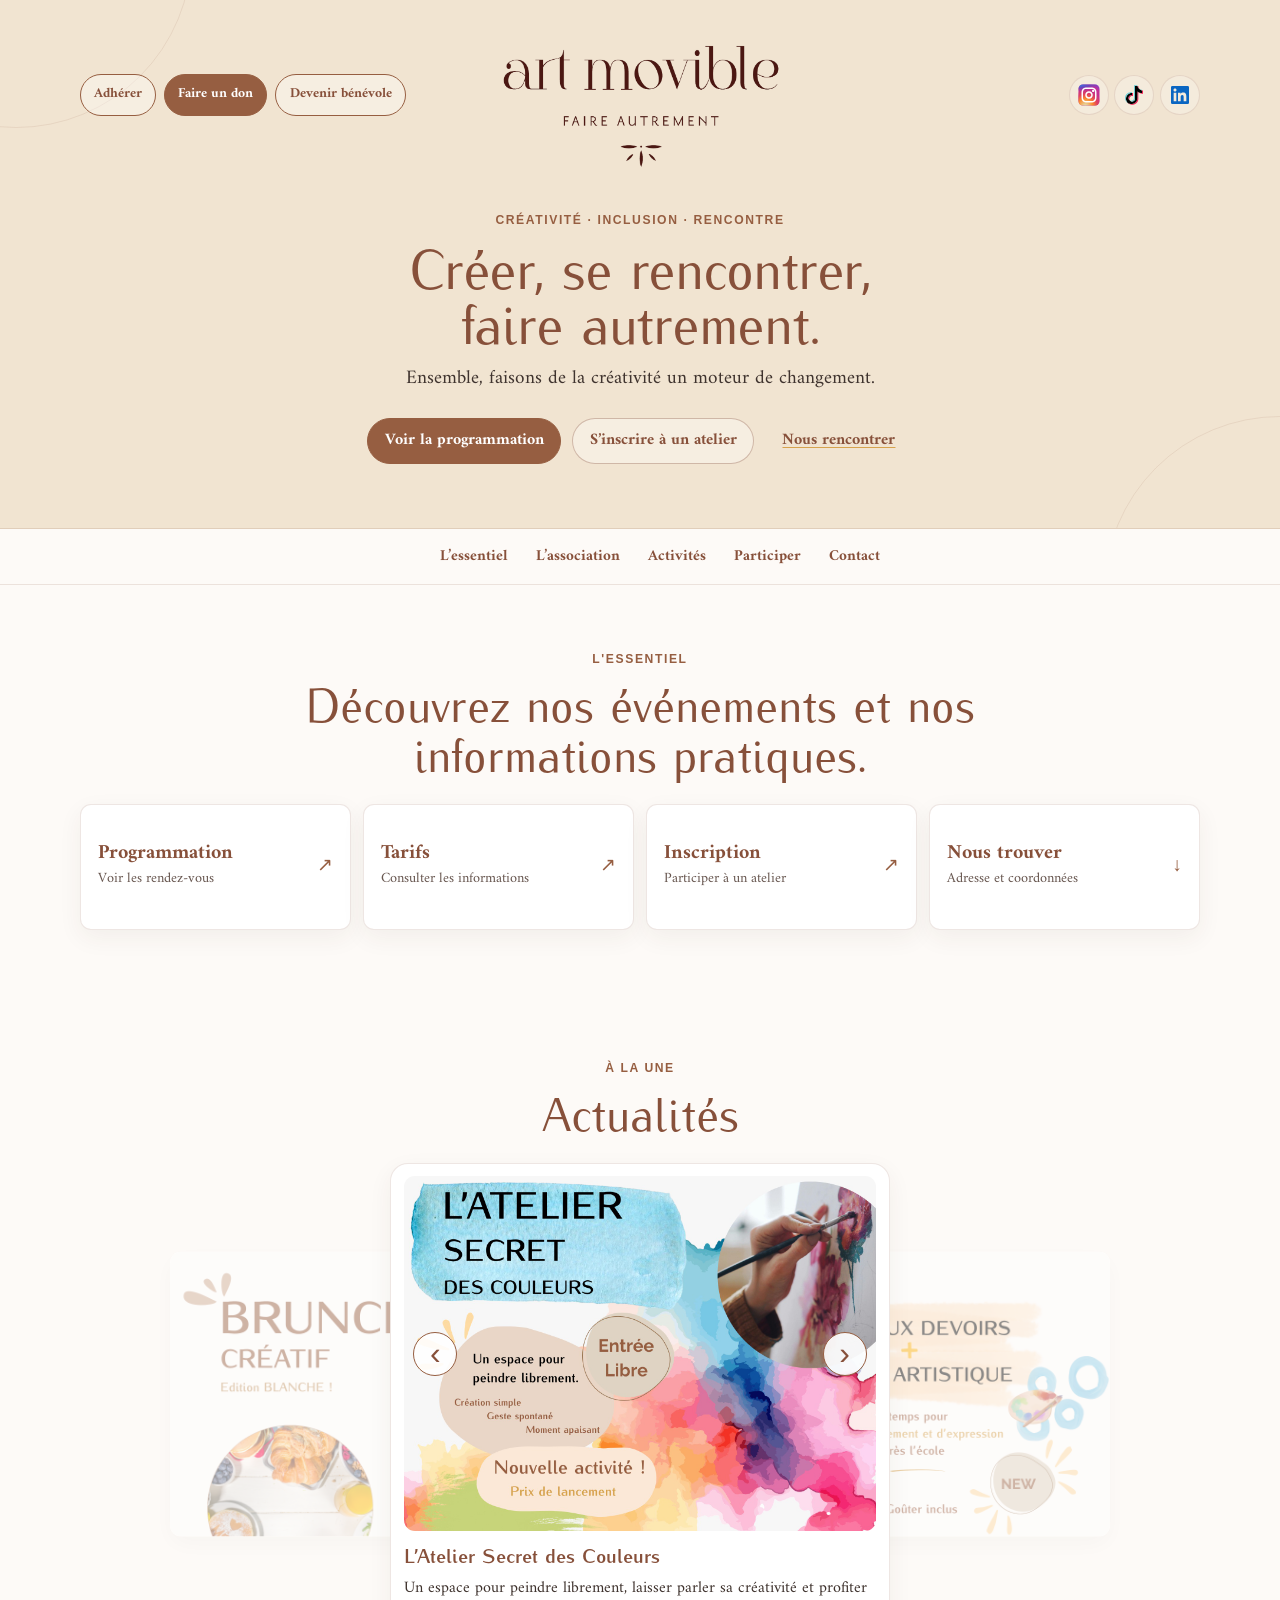
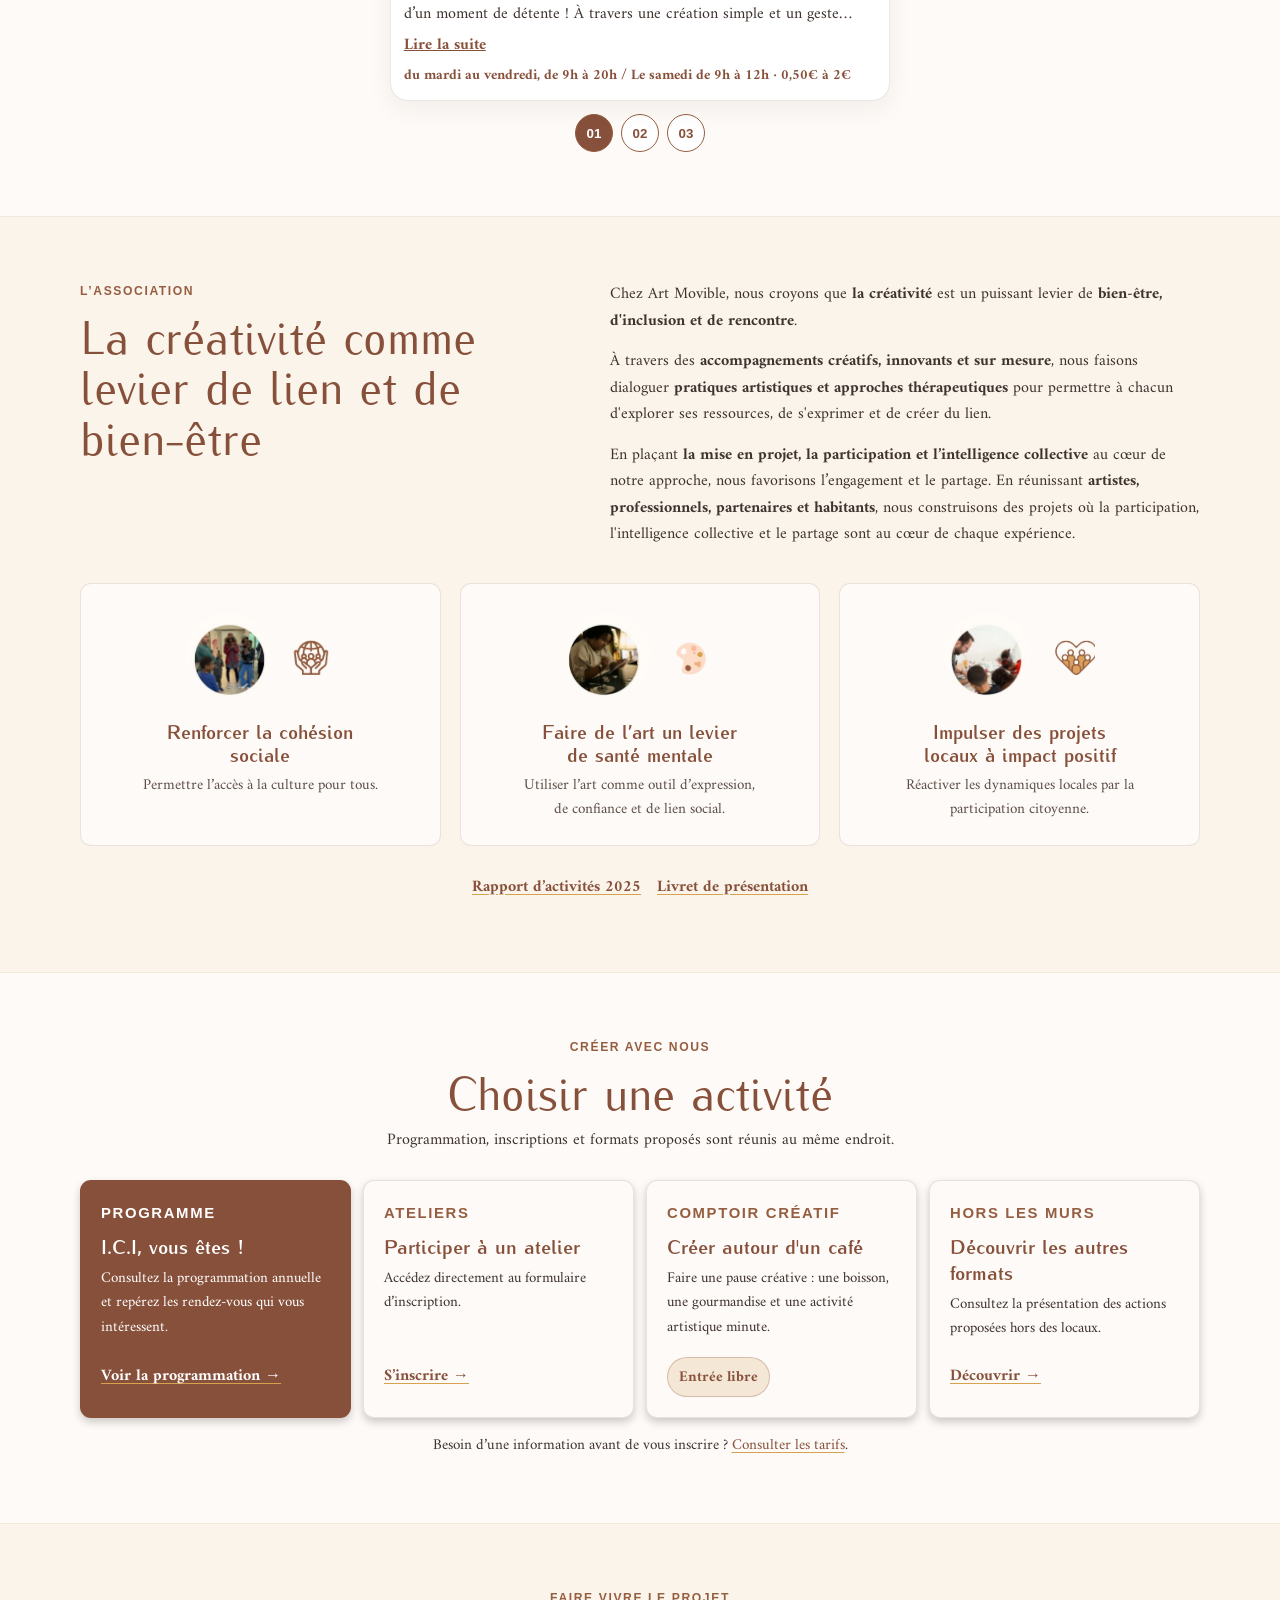
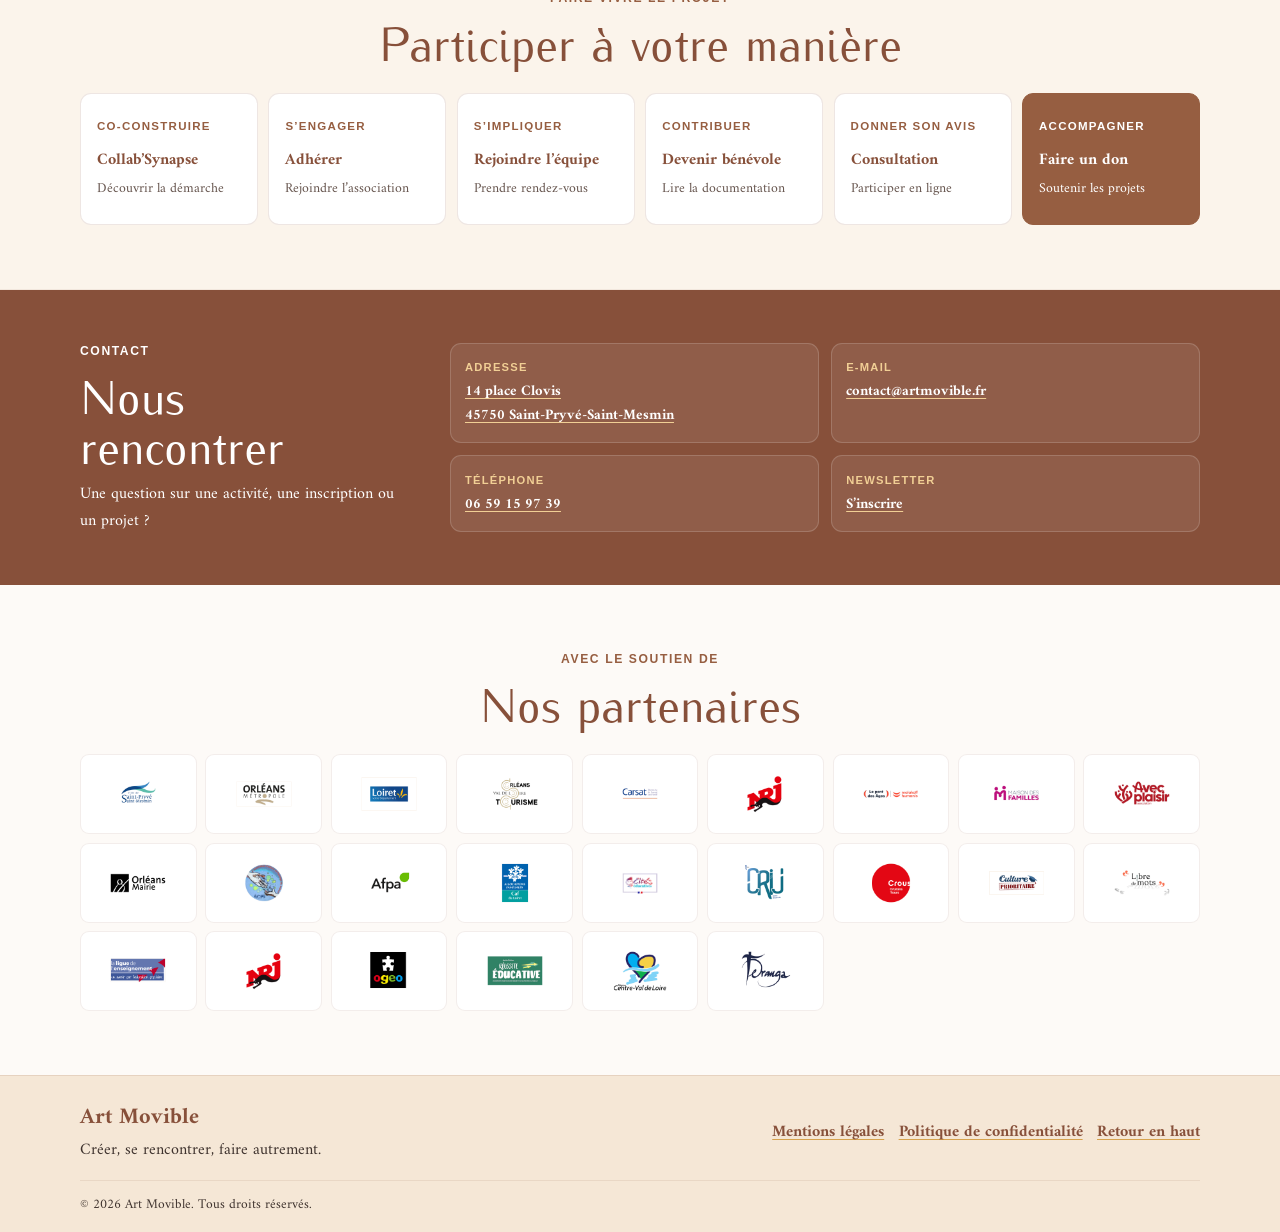
<file: index.html>
<!DOCTYPE html>
<html lang="fr">

<head>
    <meta charset="UTF-8">
    <meta name="viewport" content="width=device-width, initial-scale=1.0">
    <meta name="description"
        content="Art Movible crée des projets où pratiques artistiques, bien-être, inclusion et participation se rencontrent. Découvrez la programmation, les ateliers et les façons de participer.">
    <title>Art Movible | Créer, se rencontrer, faire autrement</title>
    <link rel="stylesheet" href="style.css">
    <link rel="canonical" href="https://www.artmovible.fr/">
    <script src="script.js" defer></script>
    <script src="news.js" defer></script>
</head>

<body id="top">
    <a class="skip-link" href="#contenu">Aller au contenu principal</a>

    <header class="site-header">
        <div class="header-bar conteneur">
            <div class="header-actions" aria-label="Soutenir Art Movible">
                <a class="bouton-header bouton-header-secondaire"
                    href="https://art-movible.assoconnect.com/collect/description/528353-q-adhesions-annuelles"
                    target="_blank" rel="noopener noreferrer">
                    Adhérer
                </a>
                <a class="bouton-header bouton-header-principal"
                    href="https://art-movible.assoconnect.com/collect/donation/01JJXPE5YR8CC6WFGHC7YKSK3X/soutenez-l-association"
                    target="_blank" rel="noopener noreferrer">
                    Faire un don
                </a>
                <a class="bouton-header bouton-header-secondaire" href="assets/documents/livret-benevole.pdf"
                    target="_blank" rel="noopener noreferrer">
                    Devenir bénévole
                </a>
            </div>

            <a class="marque" href="#top" aria-label="Art Movible, retour en haut de la page">
                <img class="logo" src="assets/image/logo-art-movible.png" alt="Art Movible — Faire autrement">
            </a>

            <nav class="reseaux-header" aria-label="Réseaux sociaux d’Art Movible">
                <ul>
                    <li>
                        <a href="https://www.instagram.com/artmovible/" target="_blank" rel="noopener noreferrer"
                            aria-label="Instagram d’Art Movible — ouvre un nouvel onglet">
                            <img src="assets/image/instagram.svg" alt="" width="28" height="28">
                        </a>
                    </li>
                    <li>
                        <a href="https://www.tiktok.com/@art_movible" target="_blank" rel="noopener noreferrer"
                            aria-label="TikTok d’Art Movible — ouvre un nouvel onglet">
                            <img src="assets/image/tiktok.svg" alt="" width="28" height="28">
                        </a>
                    </li>
                    <li>
                        <a href="https://www.linkedin.com/company/art-movible/" target="_blank"
                            rel="noopener noreferrer" aria-label="LinkedIn d’Art Movible — ouvre un nouvel onglet">
                            <img src="assets/image/linkedin.svg" alt="" width="28" height="28">
                        </a>
                    </li>
                </ul>
            </nav>
        </div>

        <div class="hero conteneur">
            <p class="sur-titre">Créativité · inclusion · rencontre</p>
            <h1>Créer, se rencontrer,<br>faire autrement.</h1>
            <p class="hero-intro">
                Ensemble, faisons de la créativité un moteur de changement.
            </p>

            <div class="hero-actions" aria-label="Accès rapides">
                <a class="bouton bouton-principal" href="assets/documents/programmation_ nov-2026.pdf"
                    target="_blank" rel="noopener noreferrer">
                    Voir la programmation
                </a>
                <a class="bouton bouton-secondaire"
                    href="https://art-movible.assoconnect.com/collect/description/756741-a-inscription-ateliers-i-c-i-saison-26-27"
                    target="_blank" rel="noopener noreferrer">
                    S’inscrire à un atelier
                </a>
                <a class="bouton bouton-texte" href="#contact">Nous rencontrer</a>
            </div>
        </div>
    </header>

    <nav class="navigation-principale" aria-label="Navigation principale">
        <ul class="conteneur" id="myLinks">
            <li><a href="#essentiel">L’essentiel</a></li>
            <li><a href="#decouvrir">L’association</a></li>
            <li><a href="#activites">Activités</a></li>
            <li><a href="#participer">Participer</a></li>
            <li><a href="#contact">Contact</a></li>
        </ul>
        <a href="javascript:void(0);" class="icon" onclick="myFunction()">&#9776;</a>
    </nav>

    <main id="contenu">
        <section id="essentiel" class="section-acces" aria-labelledby="acces-rapides-titre">
            <div class="conteneur">
                <div class="section-entete section-entete-centree section-entete-compacte">
                    <p class="sur-titre">L'essentiel</p>
                    <h2 id="acces-rapides-titre">Découvrez nos événements et nos informations pratiques.</h2>
                </div>

                <div class="acces-grid">
                    <a class="carte-acces" href="assets/documents/programmation_ nov-2026.pdf" target="_blank"
                        rel="noopener noreferrer">
                        <strong>Programmation</strong>
                        <span>Voir les rendez-vous</span>
                        <span class="carte-fleche" aria-hidden="true">↗</span>
                    </a>

                    <a class="carte-acces" href="assets/image/tarifs-ici.pdf" target="_blank" rel="noopener noreferrer">
                        <strong>Tarifs</strong>
                        <span>Consulter les informations</span>
                        <span class="carte-fleche" aria-hidden="true">↗</span>
                    </a>

                    <a class="carte-acces"
                        href="https://art-movible.assoconnect.com/collect/description/756741-a-inscription-ateliers-i-c-i-saison-26-27"
                        target="_blank" rel="noopener noreferrer">
                        <strong>Inscription</strong>
                        <span>Participer à un atelier</span>
                        <span class="carte-fleche" aria-hidden="true">↗</span>
                    </a>

                    <a class="carte-acces" href="#contact">
                        <strong>Nous trouver</strong>
                        <span>Adresse et coordonnées</span>
                        <span class="carte-fleche" aria-hidden="true">↓</span>
                    </a>
                </div>
            </div>
        </section>
        <!-- Actualités -->
        <section id="actualites" class="section-standard section-actualites" aria-labelledby="actualites-titre" hidden>
            <div class="conteneur">

                <div class="section-entete section-entete-centree">
                    <p class="sur-titre">À la une</p>
                    <h2 id="actualites-titre">Actualités</h2>
                </div>

                <div id="actualites-carrousel" class="actualites-carrousel"></div>

            </div>
        </section>

        <section id="decouvrir" class="section-standard section-claire" aria-labelledby="decouvrir-titre">
            <div class="conteneur">
                <div class="association-intro">
                    <div>
                        <p class="sur-titre">L’association</p>
                        <h2 id="decouvrir-titre">La créativité comme levier de lien et de bien-être</h2>
                    </div>

                    <div class="association-resume">
                        <p>
                            Chez Art Movible, nous croyons que <strong>la créativité</strong> est un puissant levier de
                            <strong>bien-être, d'inclusion et de rencontre</strong>.
                        </p>

                        <p>
                            À travers des <strong>accompagnements créatifs, innovants et sur mesure</strong>,
                            nous faisons dialoguer <strong>pratiques artistiques et approches thérapeutiques</strong>
                            pour permettre à chacun d'explorer ses ressources, de s'exprimer et de créer du lien.
                        </p>

                        <p>
                            En plaçant <strong>la mise en projet, la participation et l’intelligence collective</strong>
                            au cœur de notre approche, nous favorisons l’engagement et le partage. En réunissant
                            <strong>artistes, professionnels, partenaires et habitants</strong>, nous construisons
                            des projets où la participation, l'intelligence collective et le partage sont au cœur
                            de chaque expérience.
                        </p>
                    </div>
                </div>

                <div class="axes-grid" aria-label="Les trois axes d’Art Movible">
                    <article class="axe-card">
                        <div class="axe-visuels" aria-hidden="true">
                            <img class="axe-photo" src="assets/image/axes/cohesion-photo.webp" alt="">
                            <img class="axe-icone" src="assets/image/axes/cohesion-icone.png" alt="">
                        </div>
                        <h3>Renforcer la cohésion sociale</h3>
                        <p>Permettre l’accès à la culture pour tous.</p>
                    </article>

                    <article class="axe-card">
                        <div class="axe-visuels" aria-hidden="true">
                            <img class="axe-photo" src="assets/image/axes/sante-mentale-photo.webp" alt="">
                            <img class="axe-icone" src="assets/image/axes/sante-mentale-icone.png" alt="">
                        </div>
                        <h3>Faire de l’art un levier de santé mentale</h3>
                        <p>Utiliser l’art comme outil d’expression, de confiance et de lien social.</p>
                    </article>

                    <article class="axe-card">
                        <div class="axe-visuels" aria-hidden="true">
                            <img class="axe-photo" src="assets/image/axes/projets-locaux-photo.webp" alt="">
                            <img class="axe-icone" src="assets/image/axes/projets-locaux-icone.png" alt="">
                        </div>
                        <h3>Impulser des projets locaux à impact positif</h3>
                        <p>Réactiver les dynamiques locales par la participation citoyenne.</p>
                    </article>
                </div>

                <div class="liens-inline liens-inline-centres">
                    <a href="https://www.calameo.com/read/0078898734a6a73f14594" target="_blank"
                        rel="noopener noreferrer">Rapport d’activités 2025</a>
                    <a href="https://www.calameo.com/read/0078898738d2680e89d22" target="_blank"
                        rel="noopener noreferrer">Livret de présentation</a>
                </div>
            </div>
        </section>

        <section id="activites" class="section-standard" aria-labelledby="activites-titre">
            <div class="conteneur">
                <div class="section-entete section-entete-centree section-entete-compacte">
                    <p class="sur-titre">Créer avec nous</p>
                    <h2 id="activites-titre">Choisir une activité</h2>
                    <p>Programmation, inscriptions et formats proposés sont réunis au même endroit.</p>
                </div>

                <div class="actions-grid">
                    <article class="action-card action-card-principale">
                        <p class="action-type">Programme</p>
                        <h3>I.C.I, vous êtes !</h3>
                        <p>Consultez la programmation annuelle et repérez les rendez-vous qui vous intéressent.</p>
                        <a class="lien-action lien-action-clair" href="assets/documents/programmation_ nov-2026.pdf"
                            target="_blank" rel="noopener noreferrer">Voir la programmation →</a>
                    </article>

                    <article class="action-card">
                        <p class="action-type">Ateliers</p>
                        <h3>Participer à un atelier</h3>
                        <p>Accédez directement au formulaire d’inscription.</p>
                        <a class="lien-action"
                            href="https://art-movible.assoconnect.com/collect/description/756741-a-inscription-ateliers-i-c-i-saison-26-27"
                            target="_blank" rel="noopener noreferrer">S’inscrire →</a>
                    </article>

                    <article class="action-card action-card-info">
                        <p class="action-type">Comptoir créatif</p>

                        <h3>Créer autour d'un café</h3>

                        <p>
                            Faire une pause créative : une boisson, une gourmandise et une activité artistique minute.
                        </p>

                        <p class="info-action">Entrée libre</p>
                    </article>

                    <article class="action-card">
                        <p class="action-type">Hors les murs</p>
                        <h3>Découvrir les autres formats</h3>
                        <p>Consultez la présentation des actions proposées hors des locaux.</p>
                        <a class="lien-action" href="assets/documents/actions-hors-les-murs.pdf" target="_blank"
                            rel="noopener noreferrer">Découvrir →</a>
                    </article>
                </div>

                <p class="tarifs-raccourci">
                    Besoin d’une information avant de vous inscrire ?
                    <a href="assets/image/tarifs-ici.pdf" target="_blank" rel="noopener noreferrer">Consulter les
                        tarifs</a>.
                </p>
            </div>
        </section>

        <section id="participer" class="section-standard section-claire" aria-labelledby="participer-titre">
            <div class="conteneur">
                <div class="section-entete section-entete-centree section-entete-compacte">
                    <p class="sur-titre">Faire vivre le projet</p>
                    <h2 id="participer-titre">Participer à votre manière</h2>
                </div>

                <div class="participation-grid">
                    <a class="participation-card" href="assets/image/collab-synapse.jpeg" target="_blank"
                        rel="noopener noreferrer">
                        <span class="participation-label">Co-construire</span>
                        <strong>Collab’Synapse</strong>
                        <span>Découvrir la démarche</span>
                    </a>

                    <a class="participation-card"
                        href="https://art-movible.assoconnect.com/collect/description/528353-q-adhesions-annuelles"
                        target="_blank" rel="noopener noreferrer">
                        <span class="participation-label">S’engager</span>
                        <strong>Adhérer</strong>
                        <span>Rejoindre l’association</span>
                    </a>

                    <a class="participation-card" href="https://calendar.app.google/gFAUnWYPFh536kEy9" target="_blank"
                        rel="noopener noreferrer">
                        <span class="participation-label">S’impliquer</span>
                        <strong>Rejoindre l’équipe</strong>
                        <span>Prendre rendez-vous</span>
                    </a>

                    <a class="participation-card" href="assets/documents/livret-benevole.pdf" target="_blank"
                        rel="noopener noreferrer">
                        <span class="participation-label">Contribuer</span>
                        <strong>Devenir bénévole</strong>
                        <span>Lire la documentation</span>
                    </a>

                    <a class="participation-card"
                        href="https://docs.google.com/forms/d/e/1FAIpQLSdToOJBvKz5PUzyW902dC2U67nDC9TIb4lnIdmx_cMyzIRdXw/viewform"
                        target="_blank" rel="noopener noreferrer">
                        <span class="participation-label">Donner son avis</span>
                        <strong>Consultation</strong>
                        <span>Participer en ligne</span>
                    </a>

                    <a class="participation-card participation-card-don"
                        href="https://art-movible.assoconnect.com/collect/donation/01JJXPE5YR8CC6WFGHC7YKSK3X/soutenez-l-association"
                        target="_blank" rel="noopener noreferrer">
                        <span class="participation-label">Accompagner</span>
                        <strong>Faire un don</strong>
                        <span>Soutenir les projets</span>
                    </a>
                </div>
            </div>
        </section>

        <section id="contact" class="section-contact" aria-labelledby="contact-titre">
            <div class="conteneur contact-layout">
                <div class="contact-intro">
                    <p class="sur-titre">Contact</p>
                    <h2 id="contact-titre">Nous<br> rencontrer</h2>
                    <p>Une question sur une activité, une inscription ou un projet ?</p>
                </div>

                <address class="contact-list">
                    <div class="contact-ligne">
                        <span class="contact-label">Adresse</span>
                        <a href="https://maps.app.goo.gl/XmtvQ3x3zF26Dgkd9" target="_blank" rel="noopener noreferrer">
                            14 place Clovis<br>45750 Saint-Pryvé-Saint-Mesmin
                        </a>
                    </div>
                    <div class="contact-ligne">
                        <span class="contact-label">E-mail</span>
                        <a href="mailto:contact@artmovible.fr">contact@artmovible.fr</a>
                    </div>
                    <div class="contact-ligne">
                        <span class="contact-label">Téléphone</span>
                        <a href="tel:+33659159739">06 59 15 97 39</a>
                    </div>
                    <div class="contact-ligne">
                        <span class="contact-label">Newsletter</span>
                        <a href="https://art-movible.assoconnect.com/collect/description/736216-a-inscription-newsletter"
                            target="_blank" rel="noopener noreferrer">S’inscrire</a>
                    </div>
                </address>
            </div>
        </section>

        <section id="partenaires" class="section-partenaires" aria-labelledby="partenaires-titre">
            <div class="conteneur">
                <div class="section-entete section-entete-centree section-entete-compacte">
                    <p class="sur-titre">Avec le soutien de</p>
                    <h2 id="partenaires-titre">Nos partenaires</h2>
                </div>

                <ul class="liste-partenaires">
                    <li><img src="assets/image/partenaires/ville-st-pryvé.png" alt="Ville de Saint-Pryvé Saint-Mesmin"
                            loading="lazy"></li>
                    <li><img src="assets/image/partenaires/orl-m.png" alt="Orléans Métropole" loading="lazy"></li>
                    <li><img src="assets/image/partenaires/Loiret.png" alt="Département du Loiret" loading="lazy"></li>
                    <li><img src="assets/image/partenaires/orl-tourisme.png" alt="Orléans Office de tourisme"
                            loading="lazy"></li>
                    <li><img src="assets/image/partenaires/carsat.png" alt="CARSAT" loading="lazy"></li>
                    <li><img src="assets/image/partenaires/nrj.png" alt="NRJ" loading="lazy"></li>
                    <li><img src="assets/image/partenaires/pont-des-ages-malakoff.png" alt="Malakoff" loading="lazy">
                    </li>
                    <li><img src="assets/image/partenaires/maison-des-familles.png" alt="Maison des familles"
                            loading="lazy"></li>
                    <li><img src="assets/image/partenaires/avec-plaisir.png" alt="Avec plaisir" loading="lazy"></li>
                    <li><img src="assets/image/partenaires/maire-orl.png" alt="Mairie d'Orléans" loading="lazy"></li>
                    <li><img src="assets/image/partenaires/acpl.png" alt="ACPL" loading="lazy"></li>
                    <li><img src="assets/image/partenaires/afpa.png" alt="AFPA" loading="lazy"></li>
                    <li><img src="assets/image/partenaires/caf.png" alt="CAF" loading="lazy"></li>
                    <li><img src="assets/image/partenaires/cite-educative.png" alt="Les cités éducatives"
                            loading="lazy"></li>
                    <li><img src="assets/image/partenaires/crij-cvl.png" alt="CRIJ Centre Val de Loire" loading="lazy">
                    </li>
                    <li><img src="assets/image/partenaires/crous.png" alt="Crous Orléans-Tours" loading="lazy"></li>
                    <li><img src="assets/image/partenaires/culture-prioritaire.png" alt="Culture Prioritaire"
                            loading="lazy"></li>
                    <li><img src="assets/image/partenaires/libre-de-mots.png" alt="Libre de mots" loading="lazy"></li>
                    <li><img src="assets/image/partenaires/ligue-de-lenseignement.png"
                            alt="Ligue de l'enseignement - Loiret" loading="lazy"></li>
                    <li><img src="assets/image/partenaires/nrj.png" alt="NRJ" loading="lazy"></li>
                    <li><img src="assets/image/partenaires/ogeo.png" alt="ogeo" loading="lazy"></li>
                    <li><img src="assets/image/partenaires/re.png" alt="Réussite éducative" loading="lazy"></li>
                    <li><img src="assets/image/partenaires/region-CVL.png" alt="Région Centre Val de Loire"
                            loading="lazy"></li>
                    <li><img src="assets/image/partenaires/terranga.png" alt="Terranga" loading="lazy"></li>
                </ul>
            </div>
        </section>
    </main>

    <footer class="site-footer">
        <div class="conteneur footer-grid">
            <div>
                <p class="footer-nom">Art Movible</p>
                <p>Créer, se rencontrer, faire autrement.</p>
            </div>

            <div class="footer-liens">
                <a href="mentions-legales.html">Mentions légales</a>
                <a href="confidentialite.html">Politique de confidentialité</a>
                <a href="#top">Retour en haut</a>
            </div>
        </div>
        <p class="copyright">&copy; 2026 Art Movible. Tous droits réservés.</p>
    </footer>
</body>

</html>
</file>
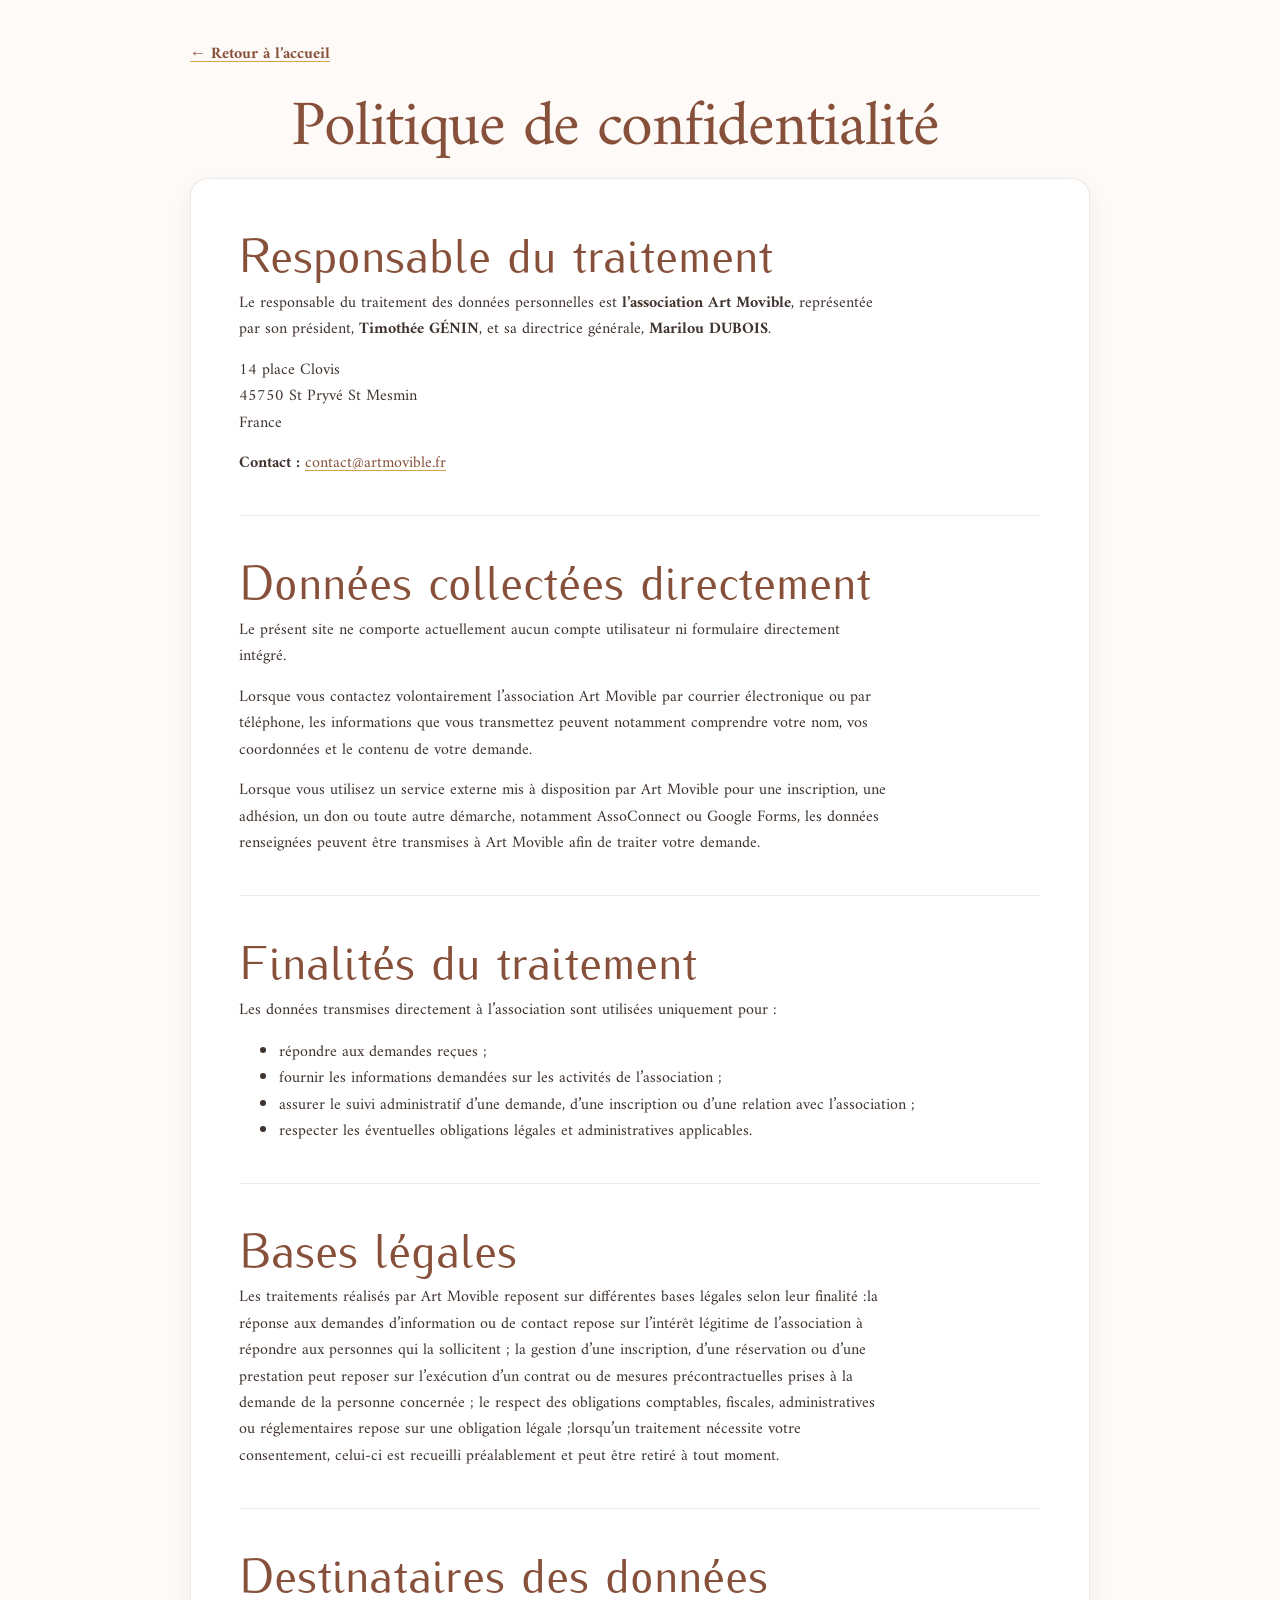
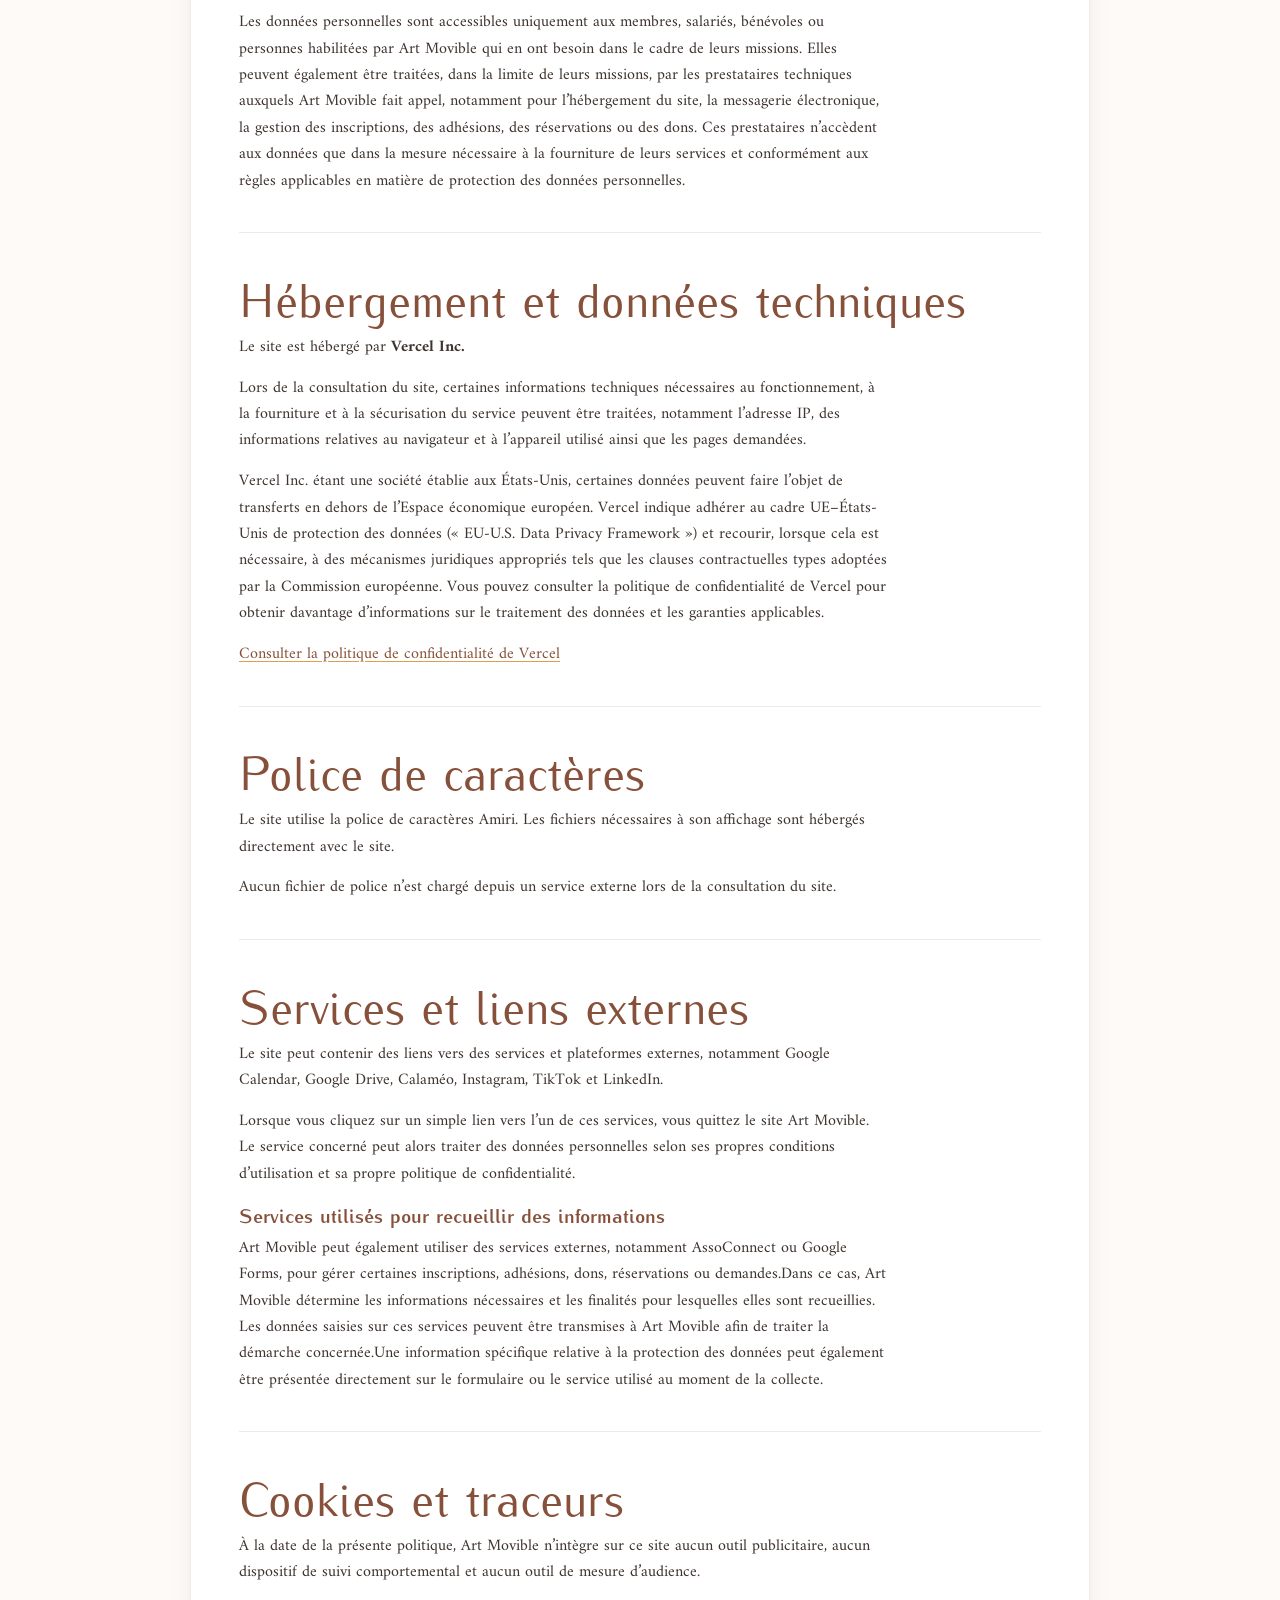
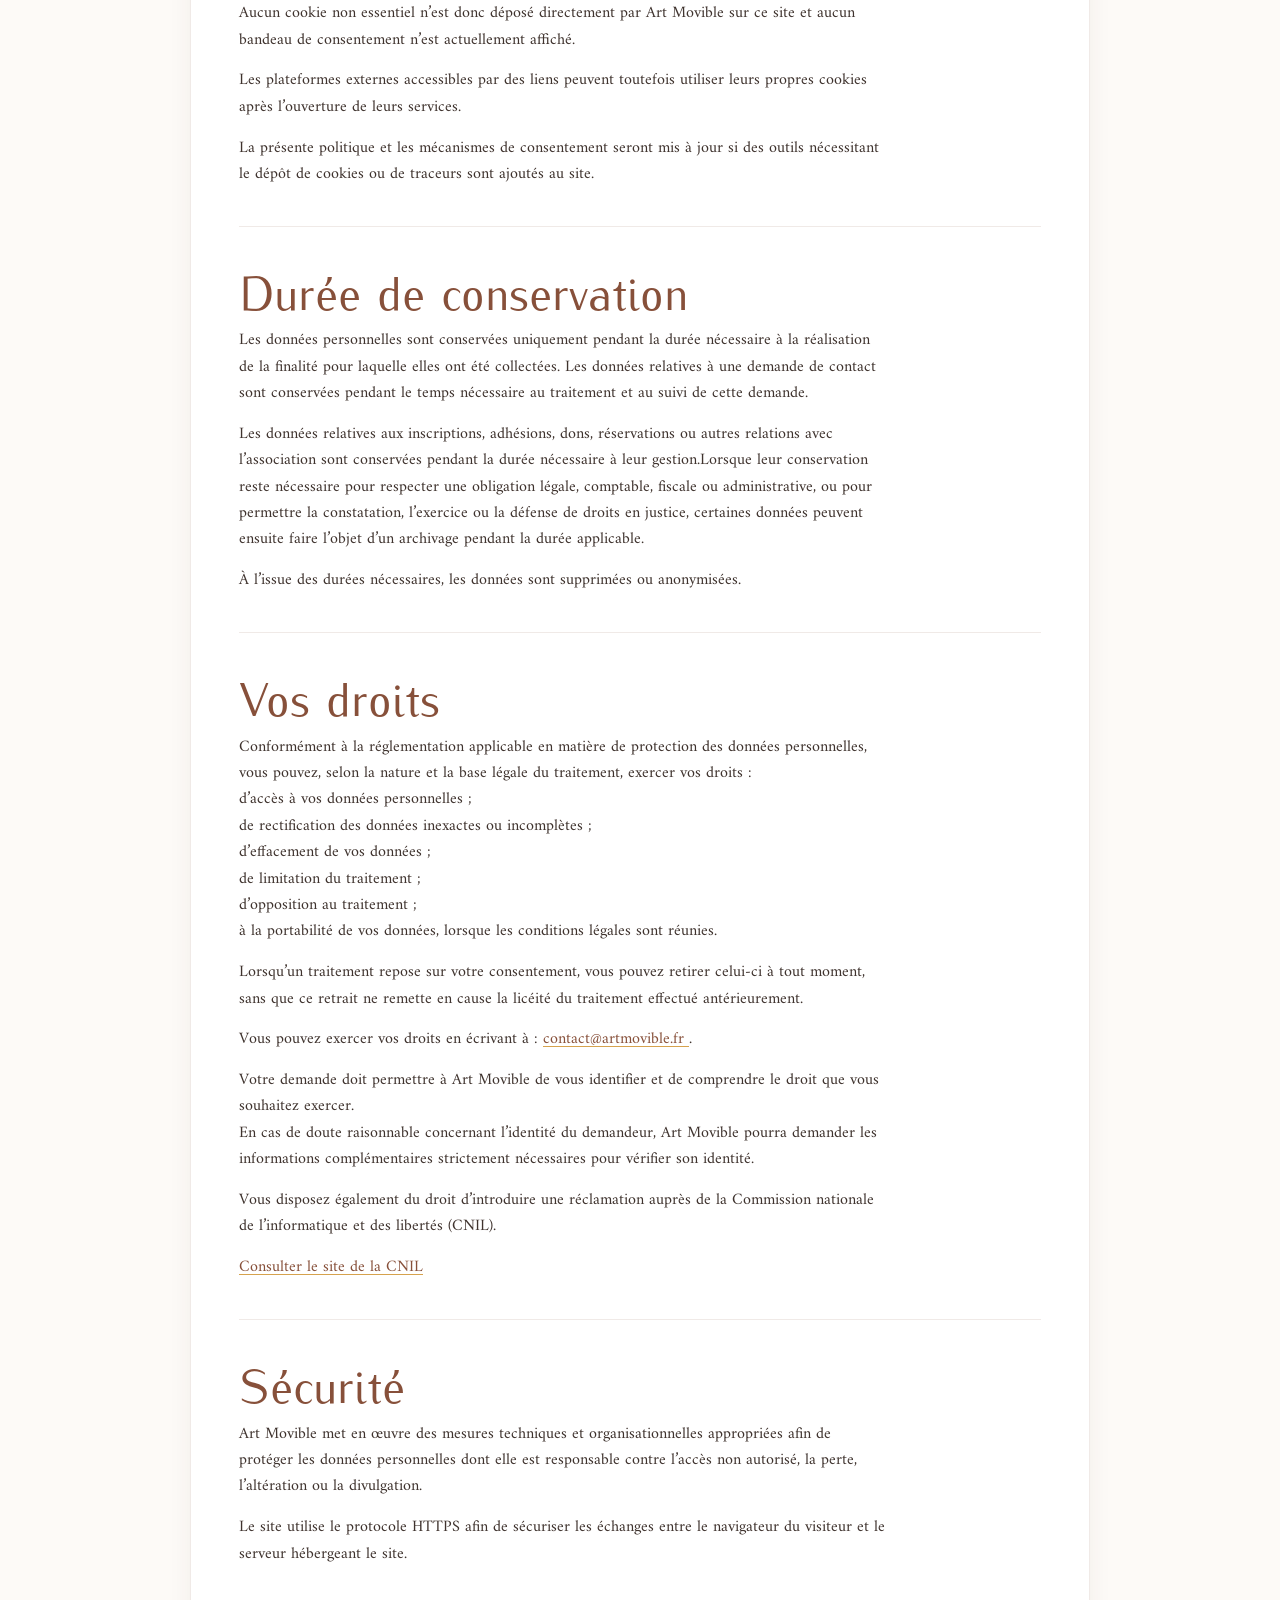
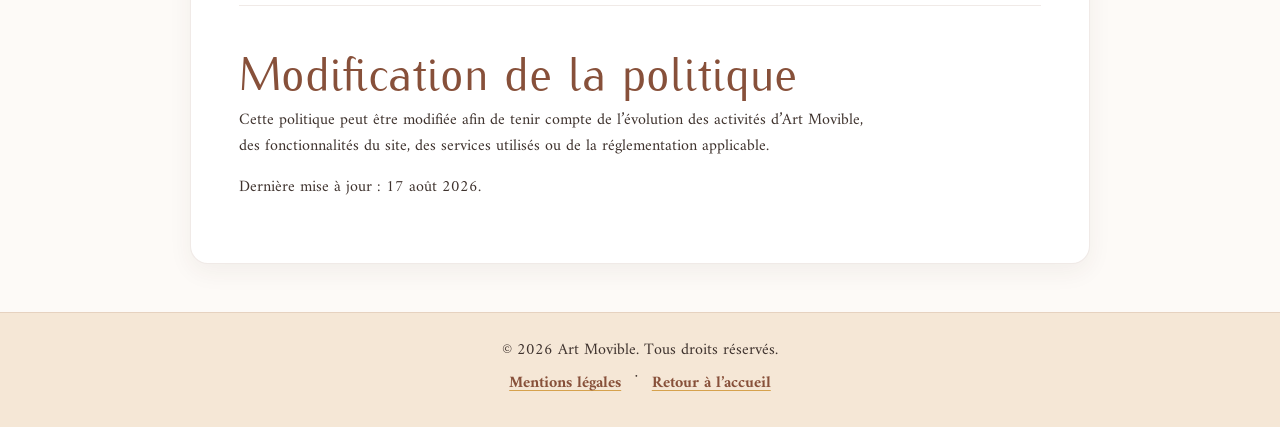
<file: confidentialite.html>
<!DOCTYPE html>
<html lang="fr">
    <head>
        <meta charset="UTF-8">

        <meta
            name="viewport"
            content="width=device-width, initial-scale=1.0"
        >

        <meta
            name="description"
            content="Politique de confidentialité du site de l'association Art Movible."
        >

        <title>Confidentialité - Art Movible</title>

        <link
            rel="stylesheet"
            href="style.css"
        >
    </head>

    <body>
        <header>
            <a
                class="retour-accueil"
                href="index.html"
            >
                ← Retour à l’accueil
            </a>

            <h1 class="titre-page">
                Politique de confidentialité
            </h1>
        </header>

        <main class="page-legale">
            <section>
                <h2>Responsable du traitement</h2>

                <p>
                    Le responsable du traitement des données personnelles
                    est <strong>l’association Art Movible</strong>,
                    représentée par son président, <strong>Timothée GÉNIN</strong>, 
                    et sa directrice générale, <strong>Marilou DUBOIS</strong>.
                </p>

                <address>
                    <p>
                        14 place Clovis<br>
                        45750 St Pryvé St Mesmin<br>
                        France
                    </p>

                    <p>
                        <strong>Contact :</strong>
                        <a href="mailto:contact@artmovible.fr">
                            contact@artmovible.fr
                        </a>
                    </p>
                </address>
            </section>

            <section>
                <h2>Données collectées directement</h2>

                <p>
                    Le présent site ne comporte actuellement aucun compte utilisateur ni formulaire directement intégré.
                </p>
                <p>
                    Lorsque vous contactez volontairement l’association Art Movible par courrier électronique ou par téléphone, 
                    les informations que vous transmettez peuvent notamment comprendre votre nom, vos coordonnées et le contenu 
                    de votre demande.
                </p>    
                <p>
                    Lorsque vous utilisez un service externe mis à disposition par Art Movible pour 
                    une inscription, une adhésion, un don ou toute autre démarche, notamment AssoConnect ou Google Forms, 
                    les données renseignées peuvent être transmises à Art Movible afin de traiter votre demande.
                </p>

            </section>

            <section>
                <h2>Finalités du traitement</h2>

                <p>
                    Les données transmises directement à l’association
                    sont utilisées uniquement pour :
                </p>

                <ul>
                    <li>répondre aux demandes reçues ;</li>

                    <li>
                        fournir les informations demandées sur les activités
                        de l’association ;
                    </li>

                    <li>
                        assurer le suivi administratif d’une demande,
                        d’une inscription ou d’une relation avec l’association ;
                    </li>

                    <li>
                        respecter les éventuelles obligations légales
                        et administratives applicables.
                    </li>
                </ul>
            </section>

            <section>
                <h2>Bases légales</h2>

                <p>
                    Les traitements réalisés par Art Movible reposent sur différentes bases légales 
                    selon leur finalité :la réponse aux demandes d’information ou de contact repose 
                    sur l’intérêt légitime de l’association à répondre aux personnes qui la sollicitent ;
                    la gestion d’une inscription, d’une réservation ou d’une prestation peut reposer sur 
                    l’exécution d’un contrat ou de mesures précontractuelles prises à la demande de 
                    la personne concernée ; le respect des obligations comptables, fiscales, administratives 
                    ou réglementaires repose sur une obligation légale ;lorsqu’un traitement nécessite votre 
                    consentement, celui-ci est recueilli préalablement et peut être retiré à tout moment.
                </p>
            </section>

            <section>
                <h2>Destinataires des données</h2>

                <p>
                    Les données personnelles sont accessibles uniquement aux membres, salariés, bénévoles 
                    ou personnes habilitées par Art Movible qui en ont besoin dans le cadre de leurs missions.
                    Elles peuvent également être traitées, dans la limite de leurs missions, par les prestataires 
                    techniques auxquels Art Movible fait appel, notamment pour l’hébergement du site, la messagerie 
                    électronique, la gestion des inscriptions, des adhésions, des réservations ou des dons.
                    Ces prestataires n’accèdent aux données que dans la mesure nécessaire à la fourniture de 
                    leurs services et conformément aux règles applicables en matière de protection des données personnelles.
                </p>
            </section>

            <section>
                <h2>Hébergement et données techniques</h2>

                <p>
                    Le site est hébergé par <strong>Vercel Inc.</strong>
                </p>

                <p>
                    Lors de la consultation du site, certaines informations techniques nécessaires au fonctionnement, 
                    à la fourniture et à la sécurisation du service peuvent être traitées, notamment l’adresse IP, 
                    des informations relatives au navigateur et à l’appareil utilisé ainsi que les pages demandées.

                </p>

                <p>
                    Vercel Inc. étant une société établie aux États-Unis, certaines données peuvent faire l’objet 
                    de transferts en dehors de l’Espace économique européen.
                    Vercel indique adhérer au cadre UE–États-Unis de protection des données (« EU-U.S. Data Privacy Framework ») 
                    et recourir, lorsque cela est nécessaire, à des mécanismes juridiques appropriés tels que les clauses contractuelles
                     types adoptées par la Commission européenne.
                    Vous pouvez consulter la politique de confidentialité de Vercel pour obtenir davantage d’informations sur le traitement 
                    des données et les garanties applicables.
                </p>

                <p>
                    <a
                        href="https://vercel.com/legal/privacy-notice"
                        target="_blank"
                        rel="noopener noreferrer"
                    >
                        Consulter la politique de confidentialité de Vercel
                    </a>
                </p>
            </section>

            <section>
                <h2>Police de caractères</h2>

                <p>
                    Le site utilise la police de caractères Amiri.
                    Les fichiers nécessaires à son affichage sont hébergés
                    directement avec le site.
                </p>

                <p>
                    Aucun fichier de police n’est chargé depuis un service
                    externe lors de la consultation du site.
                </p>
            </section>

            <section>
                <h2>Services et liens externes</h2>

                <p>
                    Le site peut contenir des liens vers des services et plateformes externes, notamment Google Calendar, 
                    Google Drive, Calaméo, Instagram, TikTok et LinkedIn.
                </p>

                <p>
                    Lorsque vous cliquez sur un simple lien vers l’un de ces services, vous quittez le site Art Movible. 
                    Le service concerné peut alors traiter des données personnelles selon ses propres conditions d’utilisation
                     et sa propre politique de confidentialité.
                </p>

                <h3> Services utilisés pour recueillir des informations</h3>

                <p>
                    Art Movible peut également utiliser des services externes, notamment AssoConnect ou Google Forms, 
                    pour gérer certaines inscriptions, adhésions, dons, réservations ou demandes.Dans ce cas, 
                    Art Movible détermine les informations nécessaires et les finalités pour lesquelles elles 
                    sont recueillies. Les données saisies sur ces services peuvent être transmises à Art Movible afin 
                    de traiter la démarche concernée.Une information spécifique relative à la protection des données 
                    peut également être présentée directement sur le formulaire ou le service utilisé au moment de la collecte.

                </p>
            </section>

            <section>
                <h2>Cookies et traceurs</h2>

                <p>
                    À la date de la présente politique, Art Movible
                    n’intègre sur ce site aucun outil publicitaire,
                    aucun dispositif de suivi comportemental et aucun
                    outil de mesure d’audience.
                </p>

                <p>
                    Aucun cookie non essentiel n’est donc déposé directement
                    par Art Movible sur ce site et aucun bandeau de consentement
                    n’est actuellement affiché.
                </p>

                <p>
                    Les plateformes externes accessibles par des liens
                    peuvent toutefois utiliser leurs propres cookies
                    après l’ouverture de leurs services.
                </p>

                <p>
                    La présente politique et les mécanismes de consentement
                    seront mis à jour si des outils nécessitant le dépôt
                    de cookies ou de traceurs sont ajoutés au site.
                </p>
            </section>

            <section>
                <h2>Durée de conservation</h2>

                <p>
                    Les données personnelles sont conservées uniquement pendant la durée nécessaire à 
                    la réalisation de la finalité pour laquelle elles ont été collectées.
                    Les données relatives à une demande de contact sont conservées pendant le temps 
                    nécessaire au traitement et au suivi de cette demande.
                </p>

                <p>
                    Les données relatives aux inscriptions, adhésions, dons, réservations ou autres relations 
                    avec l’association sont conservées pendant la durée nécessaire à leur gestion.Lorsque leur 
                    conservation reste nécessaire pour respecter une obligation légale, comptable, fiscale ou 
                    administrative, ou pour permettre la constatation, l’exercice ou la défense de droits en justice, 
                    certaines données peuvent ensuite faire l’objet d’un archivage pendant la durée applicable.
                </p>

                <p>À l’issue des durées nécessaires, les données sont supprimées ou anonymisées.</p>
            </section>

            <section>
                <h2>Vos droits</h2>

                <p>
                    Conformément à la réglementation applicable en matière de protection des données personnelles, 
                    vous pouvez, selon la nature et la base légale du traitement, exercer vos droits :<br>
                    d’accès à vos données personnelles ;<br>
                    de rectification des données inexactes ou incomplètes ;<br>
                    d’effacement de vos données ;<br>
                    de limitation du traitement ;<br>
                    d’opposition au traitement ;<br>
                    à la portabilité de vos données, lorsque les conditions légales sont réunies.<br>
                </p>
                <p>
                    Lorsqu’un traitement repose sur votre consentement, vous pouvez retirer celui-ci à tout moment, 
                    sans que ce retrait ne remette en cause la licéité du traitement effectué antérieurement.
                
                </p>

                <p>
                    Vous pouvez exercer vos droits en écrivant à :
                    <a href="mailto:contact@artmovible.fr">
                        contact@artmovible.fr
                    </a>.
                </p>

                <p>
                    Votre demande doit permettre à Art Movible de vous identifier et de comprendre le droit 
                    que vous souhaitez exercer. <br>
                    En cas de doute raisonnable concernant l’identité du demandeur, 
                    Art Movible pourra demander les informations complémentaires strictement 
                    nécessaires pour vérifier son identité.
                </p>

                <p>
                    Vous disposez également du droit d’introduire une réclamation auprès de la 
                    Commission nationale de l’informatique et des libertés (CNIL).
                </p>

                <p>
                    <a
                        href="https://www.cnil.fr"
                        target="_blank"
                        rel="noopener noreferrer"
                    >
                        Consulter le site de la CNIL
                    </a>
                </p>
            </section>

            <section>
                <h2>Sécurité</h2>

                <p>
                    Art Movible met en œuvre des mesures techniques et organisationnelles appropriées afin de protéger 
                    les données personnelles dont elle est responsable contre l’accès non autorisé, la perte, 
                    l’altération ou la divulgation.
                </p>

                <p>
                    Le site utilise le protocole HTTPS afin de sécuriser les échanges entre le navigateur 
                    du visiteur et le serveur hébergeant le site.
                </p>
            </section>

            <section>
                <h2>Modification de la politique</h2>

                <p>
                    Cette politique peut être modifiée afin de tenir compte de l’évolution des activités d’Art Movible, 
                    des fonctionnalités du site, des services utilisés ou de la réglementation applicable.

                </p>

                <p>
                    Dernière mise à jour : 17 août 2026.
                </p>
            </section>
        </main>

<footer>
    <p>
        &copy; 2026 Art Movible. Tous droits réservés.
    </p>

    <p class="liens-legaux">
        <a href="mentions-legales.html">
            Mentions légales
        </a>
        ·
        <a href="index.html">
            Retour à l’accueil
        </a>
    </p>
</footer>

    </body>
</html>
</file>
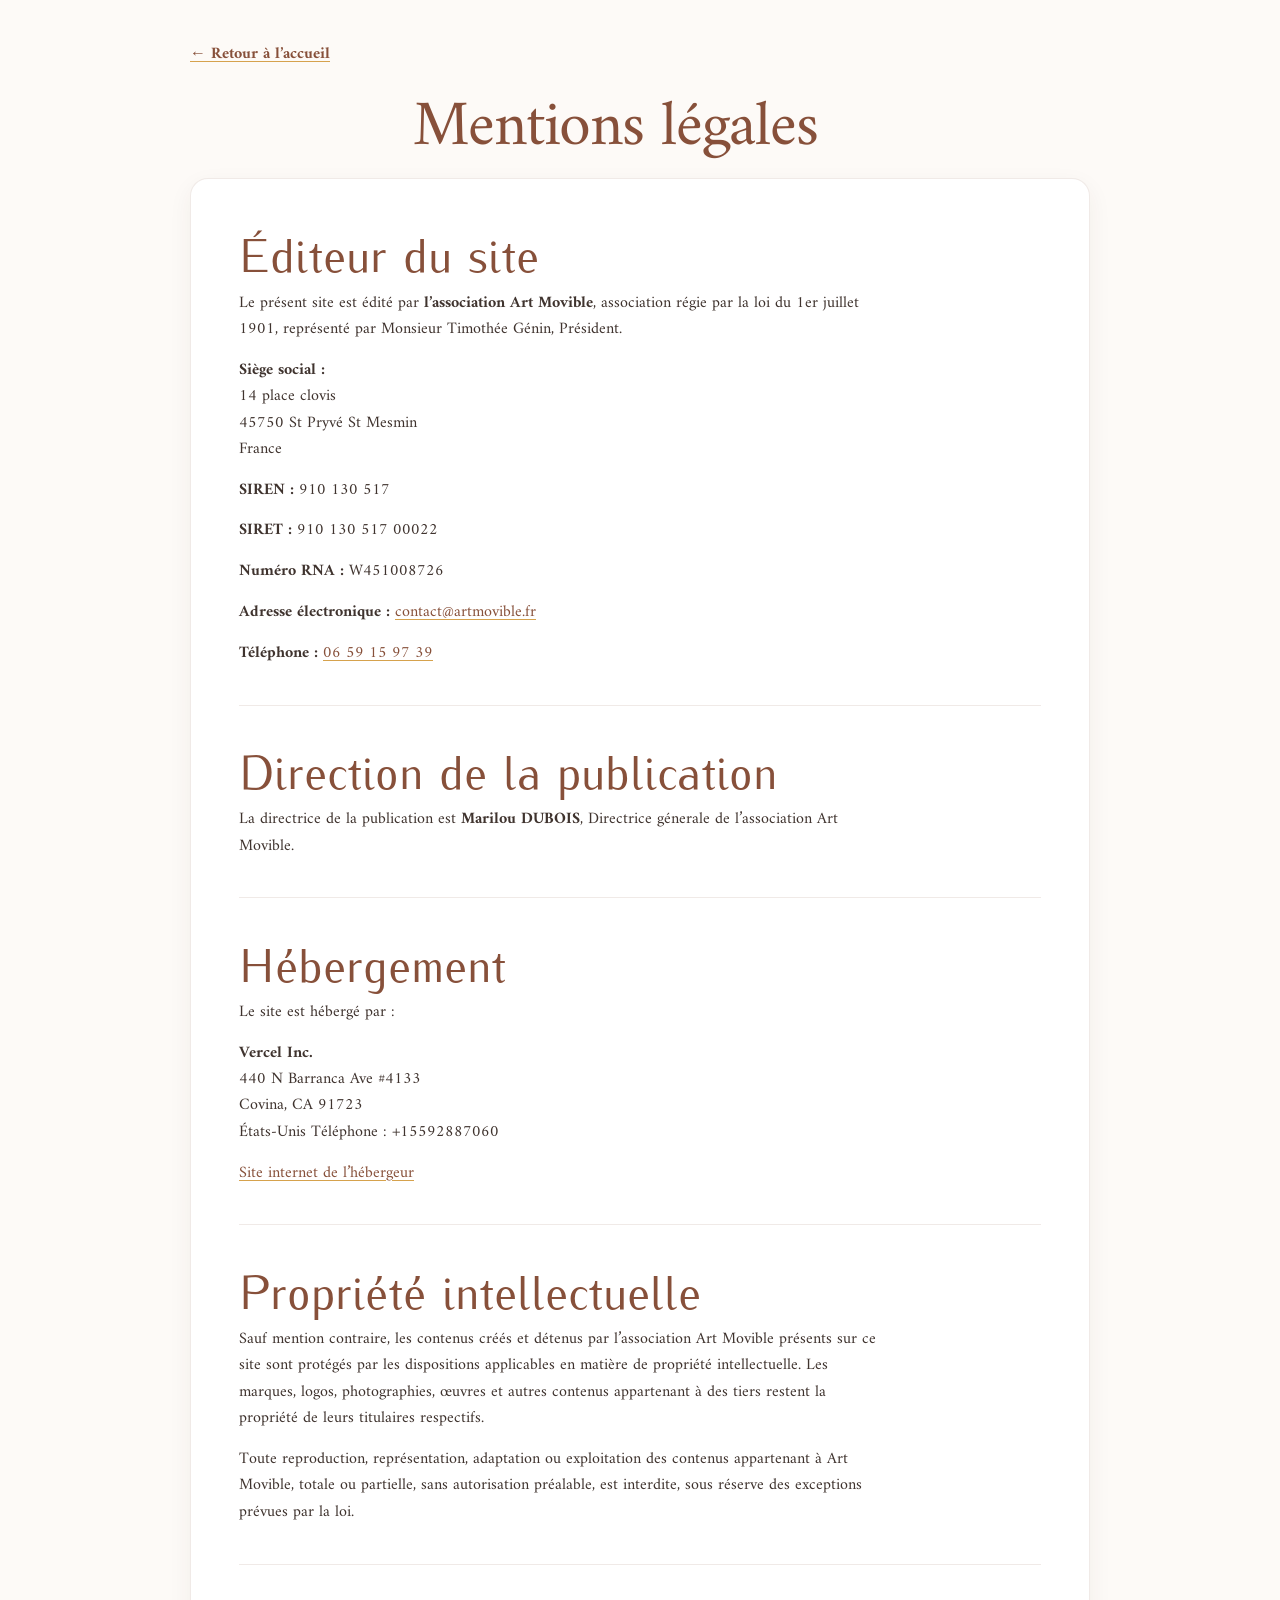
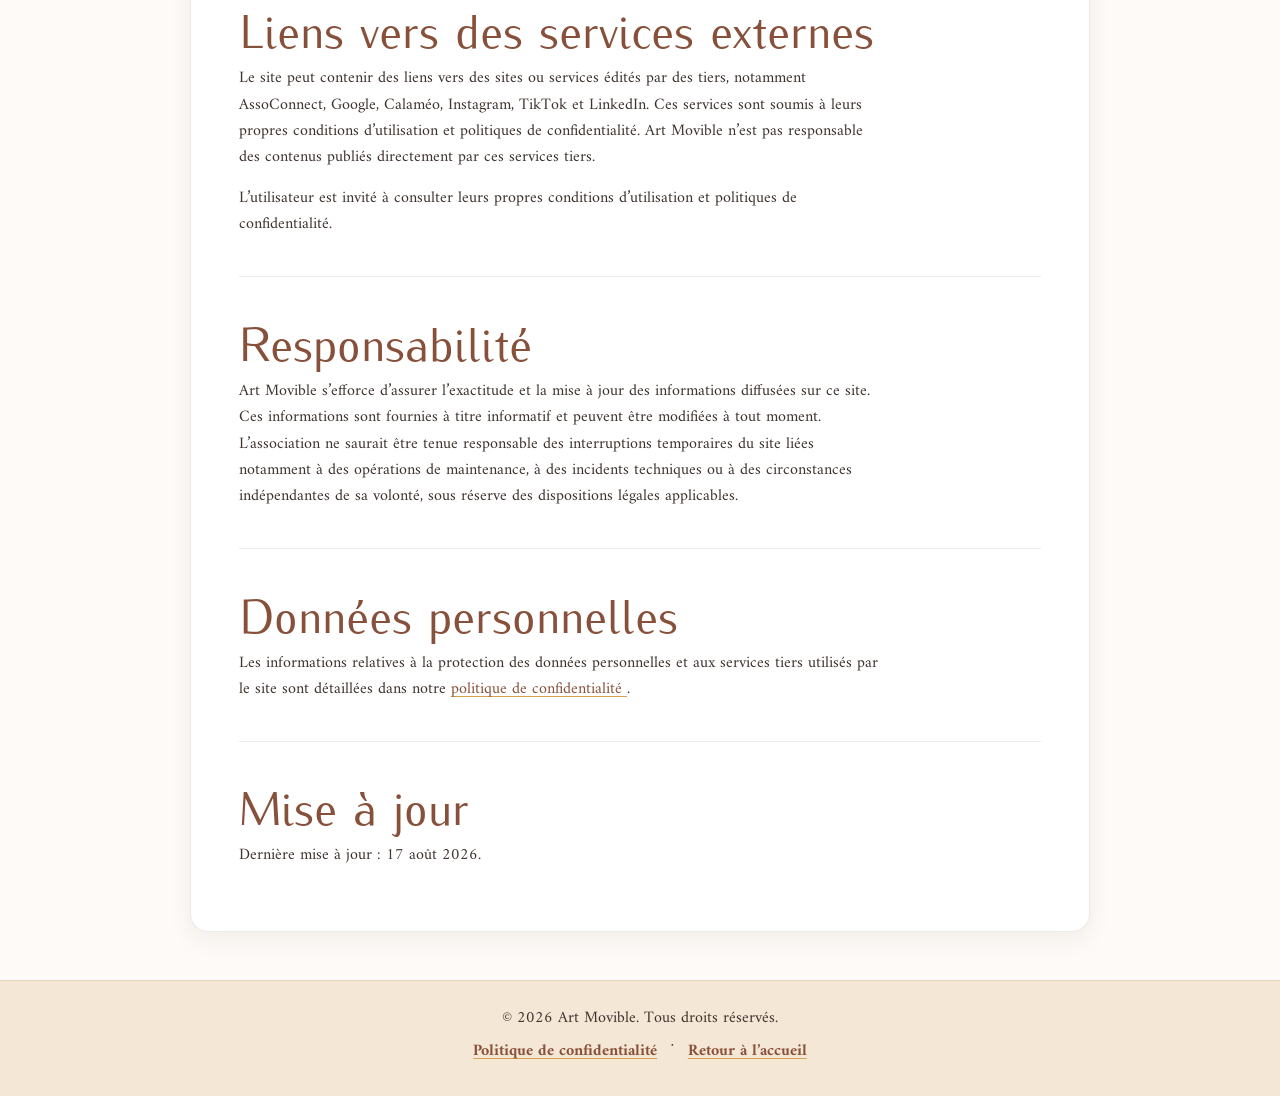
<file: mentions-legales.html>
<!DOCTYPE html>
<html lang="fr">
    <head>
        <meta charset="UTF-8">

        <meta
            name="viewport"
            content="width=device-width, initial-scale=1.0"
        >

        <meta
            name="description"
            content="Mentions légales du site internet de l'association Art Movible."
        >

        <title>Mentions légales - Art Movible</title>

        <link
            rel="stylesheet"
            href="style.css"
        >
    </head>

    <body>
        <header>
            <a
                class="retour-accueil"
                href="index.html"
            >
                ← Retour à l’accueil
            </a>

            <h1 class="titre-page">
                Mentions légales
            </h1>
        </header>

        <main class="page-legale">
            <section>
                <h2>Éditeur du site</h2>

                <p>
                    Le présent site est édité par
                    <strong>l’association Art Movible</strong>,
                    association régie par la loi du 1er juillet 1901, représenté par Monsieur Timothée Génin, Président.
                </p>

                <address>
                    <p>
                        <strong>Siège social :</strong><br>
                        14 place clovis<br>
                        45750 St Pryvé St Mesmin<br>
                        France
                    </p>

                    <p>
                        <strong>SIREN :</strong>
                        910 130 517
                    </p>

                    <p>
                        <strong>SIRET :</strong>
                        910 130 517 00022
                    </p>

                    <p>
                        <strong>Numéro RNA :</strong>
                        W451008726
                    </p>

                    <p>
                        <strong>Adresse électronique :</strong>
                        <a href="mailto:contact@artmovible.fr">
                            contact@artmovible.fr
                        </a>
                    </p>

                    <p>
                        <strong>Téléphone :</strong>
                        <a href="tel:+33659159739">
                            06 59 15 97 39
                        </a>
                    </p>
                </address>
            </section>

            <section>
                <h2>Direction de la publication</h2>

                <p>
                    La directrice de la publication est
                    <strong>Marilou DUBOIS</strong>,
                    Directrice génerale de l’association Art Movible.
                </p>
            </section>

            <section>
                <h2>Hébergement</h2>

                <p>
                    Le site est hébergé par :
                </p>

                <address>
                    <p>
                        <strong>Vercel Inc.</strong><br>
                        440 N Barranca Ave #4133<br>
                        Covina, CA 91723<br>
                        États-Unis
                        Téléphone : +15592887060
                    </p>

                    <p>
                        <a
                            href="https://vercel.com"
                            target="_blank"
                            rel="noopener noreferrer"
                        >
                            Site internet de l’hébergeur
                        </a>
                    </p>
                </address>
            </section>

            <section>
                <h2>Propriété intellectuelle</h2>

                <p>
                    Sauf mention contraire, les contenus créés et détenus par l’association Art Movible 
                    présents sur ce site sont protégés par les dispositions applicables en matière de propriété intellectuelle.
                    Les marques, logos, photographies, œuvres et autres contenus appartenant à des tiers restent 
                    la propriété de leurs titulaires respectifs.
                </p>

                <p>
                    Toute reproduction, représentation, adaptation ou exploitation 
                    des contenus appartenant à Art Movible, totale ou partielle, sans autorisation préalable, est interdite, 
                    sous réserve des exceptions prévues par la loi.
                </p>
            </section>

            <section>
                <h2>Liens vers des services externes</h2>

                <p>
                    Le site peut contenir des liens vers des sites ou services édités par des tiers, 
                    notamment AssoConnect, Google, Calaméo, Instagram, TikTok et LinkedIn. Ces services 
                    sont soumis à leurs propres conditions d’utilisation et politiques de confidentialité. 
                    Art Movible n’est pas responsable des contenus publiés directement par ces services tiers.
                </p>

                <p>
                    L’utilisateur est invité à consulter leurs propres
                    conditions d’utilisation et politiques de confidentialité.
                </p>
            </section>

            <section>
                <h2>Responsabilité</h2>

                <p>
                    Art Movible s’efforce d’assurer l’exactitude et la mise à jour des informations diffusées sur ce site. 
                    Ces informations sont fournies à titre informatif et peuvent être modifiées à tout moment. 
                    L’association ne saurait être tenue responsable des interruptions temporaires du site liées 
                    notamment à des opérations de maintenance, à des incidents techniques ou à des circonstances 
                    indépendantes de sa volonté, sous réserve des dispositions légales applicables.
                </p>
            </section>

            <section>
    <h2>Données personnelles</h2>
            <section>
                <p>
                    Les informations relatives à la protection des données
                    personnelles et aux services tiers utilisés par le site
                    sont détaillées dans notre
                    <a href="confidentialite.html">
                        politique de confidentialité
                    </a>.
                </p>
            </section>

            <section>
                <h2>Mise à jour</h2>

                <p>
                    Dernière mise à jour : 17 août 2026.
                </p>
            </section>
        </main>

<footer>
    <p>
        &copy; 2026 Art Movible. Tous droits réservés.
    </p>

    <p class="liens-legaux">
        <a href="confidentialite.html">
            Politique de confidentialité
        </a>
        ·
        <a href="index.html">
            Retour à l’accueil
        </a>
    </p>
</footer>

    </body>
</html>
</file>
<file: style.css>
@font-face {
    font-family: "Amiri";
    src: url("assets/fonts/Amiri-Regular.ttf") format("truetype");
    font-style: normal;
    font-weight: 400;
    font-display: swap;
}

@font-face {
    font-family: "Amiri";
    src: url("assets/fonts/Amiri-Bold.ttf") format("truetype");
    font-style: normal;
    font-weight: 700;
    font-display: swap;
}

@font-face {
    font-family: "Amiri";
    src: url("assets/fonts/Amiri-Italic.ttf") format("truetype");
    font-style: italic;
    font-weight: 400;
    font-display: swap;
}

@font-face {
    font-family: "Amiri";
    src: url("assets/fonts/Amiri-BoldItalic.ttf") format("truetype");
    font-style: italic;
    font-weight: 700;
    font-display: swap;
}
@font-face {
    font-family: "Iwona";
    src: url("assets/fonts/Iwona-Regular.otf") format("opentype");
    font-style: normal;
    font-weight: 400;
    font-display: swap;
}

@font-face {
    font-family: "Iwona";
    src: url("assets/fonts/Iwona-Bold.otf") format("opentype");
    font-style: normal;
    font-weight: 700;
    font-display: swap;
}

@font-face {
    font-family: "Iwona";
    src: url("assets/fonts/Iwona-Italic.otf") format("opentype");
    font-style: italic;
    font-weight: 400;
    font-display: swap;
}

@font-face {
    font-family: "Iwona";
    src: url("assets/fonts/Iwona-BoldItalic.otf") format("opentype");
    font-style: italic;
    font-weight: 700;
    font-display: swap;
}

:root {
    --brun: #965e41;
    --brun-fonce: #87503a;
    --texte: #3f332e;
    --fond: #fdfaf7;
    --sable: #f5e7d6;
    --logo-fond: #f1e4d1;
    --sable-clair: #fbf4eb;
    --or: #d6a24d;
    --blanc: #ffffff;
    --ombre-legere: 0 8px 24px rgba(76, 52, 42, 0.06);
    --rayon: 18px;
    --rayon-petit: 11px;
    --largeur: 1120px;
    --section: clamp(2.8rem, 5vw, 4.4rem);
}

*,
*::before,
*::after {
    box-sizing: border-box;
}

html {
    scroll-behavior: smooth;
    scroll-padding-top: 76px;
}

body {
    margin: 0;
    background: var(--fond);
    color: var(--texte);
    font-family: "Amiri", Georgia, serif;
    font-size: 1rem;
    line-height: 1.65;
}

img {
    max-width: 100%;
    height: auto;
}

a {
    color: var(--brun-fonce);
    text-decoration-thickness: 0.09em;
    text-underline-offset: 0.18em;
    text-decoration-color: var(--or);
}

a:hover {
    text-decoration-color: currentColor;
}

a:focus-visible,
button:focus-visible {
    outline: 3px solid var(--brun-fonce);
    outline-offset: 4px;
}

h1,
h2,
h3,
p {
    margin-top: 0;
}

h1,
h2,
h3 {
    color: var(--brun-fonce);
    font-family: "Iwona", "Segoe UI", Roboto, Helvetica, Arial, sans-serif;
}

h1 {
    max-width: 850px;
    margin: 0 auto 0.9rem;
    font-size: clamp(2.2rem, 4.4vw, 3.9rem);
    font-weight: 400;
    line-height: 0.98;
    letter-spacing: -0.02em;
    text-align: center;
}

h2 {
    margin-bottom: 0.75rem;
    font-size: clamp(2rem, 3.7vw, 3rem);
    font-weight: 400;
    line-height: 1.06;
}

h3 {
    margin-bottom: 0.45rem;
    font-size: clamp(1.08rem, 1.7vw, 1.25rem);
    line-height: 1.3;
}

p {
    margin-bottom: 0.9rem;
}

.conteneur {
    width: calc(100% - 2rem);
    max-width: var(--largeur);
    margin-inline: auto;
}

.skip-link {
    position: fixed;
    top: 0.75rem;
    left: 0.75rem;
    z-index: 1000;
    padding: 0.7rem 0.95rem;
    transform: translateY(-180%);
    border-radius: 8px;
    background: var(--brun-fonce);
    color: var(--blanc);
    font-weight: 700;
    text-decoration: none;
}

.skip-link:focus {
    transform: translateY(0);
}

.sur-titre {
    margin-bottom: 0.5rem;
    color: var(--brun);
    font-size: 0.76rem;
    font-weight: 800;
    letter-spacing: 0.13em;
    text-transform: uppercase;
}
.sur-titre,
.action-type,
.participation-label,
.contact-label {
    font-family: "Segoe UI", Roboto, Helvetica, Arial, sans-serif;
}

/* En-tête */

.site-header {
    position: relative;
    overflow: hidden;
    border-bottom: 1px solid rgba(135, 80, 58, 0.15);
    background: var(--logo-fond);
}

.site-header::before,
.site-header::after {
    content: "";
    position: absolute;
    width: 22rem;
    height: 22rem;
    border: 1px solid rgba(135, 80, 58, 0.10);
    border-radius: 50%;
    pointer-events: none;
}

.site-header::before {
    top: -14rem;
    left: -10rem;
}

.site-header::after {
    right: -11rem;
    bottom: -15rem;
}

.header-bar {
    position: relative;
    z-index: 1;
    display: grid;
    grid-template-columns: 1fr auto 1fr;
    align-items: center;
    gap: 1rem;
    padding-top: 1.1rem;
}

.header-actions {
    grid-column: 1;
    justify-self: start;
    display: flex;
    flex-wrap: wrap;
    gap: 0.5rem;
}

.bouton-header {
    display: inline-flex;
    min-height: 42px;
    align-items: center;
    justify-content: center;
    padding: 0.55rem 0.82rem;
    border: 1px solid var(--brun);
    border-radius: 999px;
    font-size: 0.86rem;
    font-weight: 750;
    line-height: 1.1;
    text-decoration: none;
    transition: transform 150ms ease, background-color 150ms ease, border-color 150ms ease;
}

.bouton-header:hover {
    transform: translateY(-1px);
    border-color: var(--brun-fonce);
    background: var(--brun-fonce);
    color: var(--blanc);
}

.bouton-header-principal {
    background: var(--brun);
    color: var(--blanc);
}

.bouton-header-secondaire {
    background: rgba(255, 255, 255, 0.36);
    color: var(--brun-fonce);
}

.marque {
    grid-column: 2;
    display: inline-flex;
    align-items: center;
    justify-content: center;
    border-radius: 16px;
}

.logo {
    display: block;
    width: min(320px, 62vw);
    mix-blend-mode: multiply;
}

.reseaux-header {
    grid-column: 3;
    justify-self: end;
}

.reseaux-header ul {
    display: flex;
    gap: 0.35rem;
    margin: 0;
    padding: 0;
    list-style: none;
}

.reseaux-header a {
    display: grid;
    width: 40px;
    height: 40px;
    place-items: center;
    border: 1px solid rgba(135, 80, 58, 0.14);
    border-radius: 50%;
    background: rgba(255, 255, 255, 0.25);
    transition: transform 150ms ease, background-color 150ms ease;
}

.reseaux-header a:hover {
    transform: translateY(-2px);
    background: rgba(255, 255, 255, 0.60);
}

.reseaux-header img {
    display: block;
    width: 24px;
    height: 24px;
    object-fit: contain;
}

.hero {
    position: relative;
    z-index: 1;
    max-width: 930px;
    padding-top: clamp(1.7rem, 3vw, 2.6rem);
    padding-bottom: clamp(2.4rem, 5vw, 4rem);
    text-align: center;
}

.hero-intro {
    max-width: 720px;
    margin: 0 auto 1.45rem;
    font-size: clamp(1.04rem, 1.8vw, 1.2rem);
}

.hero-actions {
    display: flex;
    flex-wrap: wrap;
    justify-content: center;
    gap: 0.65rem;
}

.bouton {
    display: inline-flex;
    min-height: 46px;
    align-items: center;
    justify-content: center;
    padding: 0.72rem 1.05rem;
    border: 1px solid transparent;
    border-radius: 999px;
    font-weight: 750;
    line-height: 1.2;
    text-decoration: none;
    transition: transform 150ms ease, background-color 150ms ease, border-color 150ms ease;
}

.bouton:hover {
    transform: translateY(-1px);
}

.bouton-principal {
    border-color: var(--brun);
    background: var(--brun);
    color: var(--blanc);
}

.bouton-principal:hover {
    border-color: var(--brun-fonce);
    background: var(--brun-fonce);
}

.bouton-secondaire {
    border-color: rgba(135, 80, 58, 0.35);
    background: rgba(255, 255, 255, 0.36);
    color: var(--brun-fonce);
}

.bouton-secondaire:hover {
    background: rgba(255, 255, 255, 0.72);
}

.bouton-texte {
    color: var(--brun-fonce);
    text-decoration: underline;
    text-decoration-color: var(--or);
}

/* Navigation */
.navigation-principale .icon {
    display: none;
}

.navigation-principale {
    position: sticky;
    top: 0;
    z-index: 100;
    border-bottom: 1px solid rgba(135, 80, 58, 0.14);
    background: rgba(253, 250, 247, 0.95);
    backdrop-filter: blur(10px);
}

.navigation-principale ul {
    display: flex;
    align-items: center;
    justify-content: center;
    gap: 0.2rem;
    margin-block: 0;
    padding-block: 0.42rem;
    list-style: none;
}

.navigation-principale a {
    display: flex;
    min-height: 42px;
    align-items: center;
    padding: 0.45rem 0.78rem;
    border-radius: 999px;
    color: var(--brun-fonce);
    font-size: 0.95rem;
    font-weight: 750;
    text-decoration: none;
}

.navigation-principale a:hover,
.navigation-principale a:focus-visible {
    background: var(--sable);
}

/* Sections */

section[id] {
    scroll-margin-top: 110px;
}

.section-standard,
.section-acces,
.section-partenaires {
    padding-block: var(--section);
}

.section-claire {
    border-block: 1px solid rgba(135, 80, 58, 0.08);
    background: var(--sable-clair);
}

.section-entete {
    max-width: 720px;
    margin-bottom: 1.65rem;
}

.section-entete-centree {
    margin-inline: auto;
    text-align: center;
}

.section-entete-compacte > p:last-child {
    max-width: 620px;
    margin-inline: auto;
    margin-bottom: 0;
}

/* Accès rapides */

.section-acces {
    background: var(--fond);
}

.acces-grid {
    display: grid;
    grid-template-columns: repeat(4, minmax(0, 1fr));
    gap: 0.75rem;
}

.carte-acces {
    position: relative;
    display: grid;
    min-height: 126px;
    grid-template-columns: 1fr auto;
    grid-template-rows: auto auto;
    gap: 0.15rem 0.7rem;
    align-content: center;
    padding: 1rem 1.05rem;
    border: 1px solid rgba(135, 80, 58, 0.14);
    border-radius: var(--rayon-petit);
    background: var(--blanc);
    box-shadow: var(--ombre-legere);
    color: var(--texte);
    text-decoration: none;
    transition: transform 150ms ease, border-color 150ms ease;
}

.carte-acces:hover {
    transform: translateY(-2px);
    border-color: rgba(135, 80, 58, 0.38);
}

.carte-acces strong {
    grid-column: 1;
    color: var(--brun-fonce);
    font-family: "Amiri", Georgia, serif;
    font-size: 1.25rem;
    line-height: 1.1;
}

.carte-acces > span:not(.carte-fleche) {
    grid-column: 1;
    color: #67564f;
    font-size: 0.89rem;
}

.carte-fleche {
    grid-column: 2;
    grid-row: 1 / 3;
    align-self: center;
    color: var(--brun);
    font-size: 1.2rem;
}
/* Actualités */

/* Conteneur général */
.actualites-carrousel {
    width: 100%;
    max-width: 1120px;
    margin-inline: auto;
}

/* Scène contenant les trois actualités */
.actualites-scene {
    position: relative;
    display: flex;
    justify-content: center;
    align-items: center;
    width: 100%;
}

/* Carte principale */
.actualite-carte {
    position: relative;
    z-index: 2;
    width: 100%;
    max-width: 500px;
    padding: 0.8rem;
    border: 1px solid rgba(135, 80, 58, 0.14);
    border-radius: var(--rayon);
    background: var(--blanc);
    box-shadow: var(--ombre-legere);
}

/* Conteneur de l'affiche et des flèches */
.actualite-visuel {
    position: relative;
}

/* Affiche principale */
.actualite-image {
    display: block;
    width: 100%;
    height: auto;
    aspect-ratio: 4 / 3;
    object-fit: contain;
    border-radius: var(--rayon-petit);
    touch-action: pan-y pinch-zoom;
}

/* Aperçus des actualités voisines */
.actualites-apercu {
    position: absolute;
    top: 43%;
    z-index: 1;
    width: 37%;
    max-width: 380px;
    aspect-ratio: 4 / 3;
    object-fit: contain;
    border-radius: var(--rayon-petit);
    opacity: 0.45;
    transform: translateY(-50%);
    box-shadow: var(--ombre-legere);
}

.actualites-apercu-precedent {
    left: 8%;
}

.actualites-apercu-suivant {
    right: 8%;
}

.actualites-apercu[hidden] {
    display: none;
}

/* Flèches superposées à l'affiche principale */
.actualites-fleche {
    position: absolute;
    top: 50%;
    z-index: 3;
    display: flex;
    align-items: center;
    justify-content: center;
    width: 44px;
    height: 44px;
    border: 1px solid var(--brun);
    border-radius: 50%;
    background: rgba(255, 255, 255, 0.9);
    color: var(--brun-fonce);
    font-size: 2rem;
    cursor: pointer;
    transform: translateY(-50%);
}

.actualites-fleche:first-of-type {
    left: 0.6rem;
}

.actualites-fleche:last-of-type {
    right: 0.6rem;
}

.actualites-fleche:hover {
    background: var(--sable);
}

/* Titre et description */
.actualite-carte h3 {
    margin-top: 0.7rem;
}

.actualite-carte > p {
    margin-bottom: 0;
}
.actualite-description {
    display: -webkit-box;
    -webkit-box-orient: vertical;
    -webkit-line-clamp: 2;
    overflow: hidden;
}

.actualite-description.is-expanded {
    display: block;
    -webkit-line-clamp: unset;
    overflow: visible;
}

.actualite-voir-plus {
    margin-top: 0.25rem;
    padding: 0;
    border: 0;
    background: transparent;
    color: var(--brun-fonce);
    font: inherit;
    font-weight: 700;
    text-decoration: underline;
    cursor: pointer;
}
.actualite-contact {
    max-width: 100%;
    color: var(--brun-fonce);
    font-size: 0.9rem;
    font-weight: 600;
    overflow-wrap: anywhere;
    text-decoration: underline;
}
.actualite-liens {
    display: flex;
    flex-wrap: wrap;
    gap: 0.5rem;
}

.actualite-liens:not(:empty) {
    margin-top: 0.75rem;
}

.actualite-liens .bouton {
    min-height: 40px;
    padding: 0.55rem 0.9rem;
    font-size: 0.9rem;
}
.actualite-informations {
    margin-top: 0.35rem;
    margin-bottom: 0;
    color: var(--brun-fonce);
    font-size: 0.9rem;
    font-weight: 600;
}

/* Pagination */
.actualites-pagination {
    display: flex;
    justify-content: center;
    gap: 0.5rem;
    margin-top: 0.8rem;
}

.actualites-pagination button {
    width: 38px;
    height: 38px;
    border: 1px solid var(--brun);
    border-radius: 50%;
    background: var(--blanc);
    color: var(--brun-fonce);
    font-weight: 700;
    cursor: pointer;
}

.actualites-pagination button.is-active {
    background: var(--brun-fonce);
    color: var(--blanc);
}

.actualites-pagination button:hover {
    border-color: var(--or);
}

/* Adaptation tablette et smartphone */
@media (max-width: 820px) {
    .actualites-apercu {
        display: none;
    }

    .actualite-carte {
        max-width: 520px;
        padding: 0.5rem;
        line-height: 1.4;
    }

    .actualite-carte h3 {
        margin: 0.45rem 0 0.2rem;
    }

    .actualite-description {
        line-height: 1.35;
    }

    .actualite-voir-plus {
        margin-top: 0.1rem;
        line-height: 1.25;
    }

    .actualite-informations {
        margin-top: 0.3rem;
        line-height: 1.35;
    }

    .actualite-liens {
        gap: 0.25rem 0.65rem;
    }

    .actualite-liens:not(:empty) {
        margin-top: 0.4rem;
    }

    .actualite-contact {
        line-height: 1.35;
    }

    .actualites-pagination {
        margin-top: 0.5rem;
    }

    .actualites-fleche {
        width: 40px;
        height: 40px;
    }
}
/* Affichage des actualités selon leur nombre */

/* Par défaut, seule l'actualité active est affichée */
.actualites-carrousel[data-count] .actualites-scene > .actualite-carte {
    display: none;
}

.actualites-carrousel[data-count] .actualites-scene > .actualite-carte.is-active {
    display: block;
}

/* Deux actualités : grille sur ordinateur */
.actualites-carrousel[data-count="2"] .actualites-scene {
    display: grid;
    grid-template-columns: repeat(2, minmax(0, 1fr));
    align-items: start;
    gap: 1.5rem;
}

.actualites-carrousel[data-count="2"] .actualites-scene > .actualite-carte {
    display: block;
    max-width: none;
}

/* Inutile d'avoir des aperçus, flèches ou pagination en grille */
.actualites-carrousel[data-count="2"] .actualites-apercu,
.actualites-carrousel[data-count="2"] .actualites-fleche,
.actualites-carrousel[data-count="2"] + .actualites-pagination {
    display: none;
}

/* Sur smartphone : retour au carrousel */
@media (max-width: 820px) {
    .actualites-carrousel[data-count="2"] .actualites-scene {
        display: flex;
    }

    .actualites-carrousel[data-count="2"] .actualites-scene > .actualite-carte {
        display: none;
        max-width: 520px;
    }

    .actualites-carrousel[data-count="2"] .actualites-scene > .actualite-carte.is-active {
        display: block;
    }

    .actualites-carrousel[data-count="2"] .actualites-fleche,
    .actualites-carrousel[data-count="2"] + .actualites-pagination {
        display: flex;
    }
}

/* Association */

.association-intro {
    display: grid;
    grid-template-columns: minmax(0, 0.9fr) minmax(0, 1.1fr);
    align-items: start;
    gap: clamp(1.5rem, 4vw, 3rem);
    margin-bottom: clamp(1.5rem, 3vw, 2.2rem);
}

.association-intro h2,
.association-resume p:last-child {
    margin-bottom: 0;
}

.association-resume {
    max-width: 680px;
}

.axes-grid {
    display: grid;
    grid-template-columns: repeat(3, minmax(0, 1fr));
    gap: clamp(0.75rem, 2vw, 1.2rem);
}

.axe-card {
    display: grid;
    grid-template-rows: auto auto 1fr;
    justify-items: center;
    padding: clamp(1rem, 2vw, 1.35rem);
    border: 1px solid rgba(135, 80, 58, 0.14);
    border-radius: var(--rayon-petit);
    background: var(--fond);
    text-align: center;
}

.axe-visuels {
    display: flex;
    align-items: center;
    justify-content: center;
    gap: 0.9rem;
    min-height: 100px;
    margin-bottom: 0.9rem;
}

.axe-photo {
    width: 86px;
    height: 86px;
    border-radius: 50%;
    object-fit: cover;
}

.axe-icone {
    width: 50px;
    height: 50px;
    object-fit: contain;
}

.axe-card h3 {
    max-width: 20ch;
    margin: 0 0 0.45rem;
    font-size: clamp(1.05rem, 1.7vw, 1.22rem);
    line-height: 1.2;
}

.axe-card p {
    max-width: 31ch;
    margin: 0;
    color: #5d4e47;
    font-size: 0.94rem;
}

.liens-inline {
    display: flex;
    flex-wrap: wrap;
    gap: 0.4rem 1rem;
    margin-top: 1.25rem;
}

.liens-inline-centres {
    justify-content: center;
}

.liens-inline a {
    display: inline-flex;
    min-height: 42px;
    align-items: center;
    font-weight: 750;
}

/* Activités */

.actions-grid {
    display: grid;
    grid-template-columns: repeat(4, minmax(0, 1fr));
    gap: 0.75rem;
}

.action-card {
    display: flex;
    min-height: 195px;
    flex-direction: column;
    padding: 1.25rem;
    border: 1px solid rgba(135, 80, 58, 0.14);
    border-radius: var(--rayon-petit);
    background: var(--fond);
    box-shadow: 0 4px 8px 0 rgba(0,0,0,0.2);
    transition: 0.3s;
}
.action-card:hover {
    box-shadow: 0 8px 16px 0 rgba(0,0,0,0.2);
}

.action-card-principale {
    border-color: transparent;
    background: var(--brun-fonce);
    color: var(--blanc);
}

.action-card-principale h3,
.action-card-principale .action-type {
    color: var(--blanc);
}

.action-card p {
    font-size: 0.93rem;
}

.action-type,
.participation-label {
    margin-bottom: 0.45rem;
    color: var(--brun);
    font-size: 0.72rem;
    font-weight: 800;
    letter-spacing: 0.11em;
    text-transform: uppercase;
}

.lien-action {
    display: inline-flex;
    min-height: 42px;
    align-items: center;
    margin-top: auto;
    font-weight: 800;
    transition: opacity 0.3s;
}
.lien-action:hover {
    opacity: 0.7;
}

.lien-action-clair {
    color: var(--blanc);
    text-decoration-color: var(--or);
}

.tarifs-raccourci {
    margin: 1rem 0 0;
    text-align: center;
    font-size: 0.94rem;
}

.info-action {
    display: inline-flex;
    width: fit-content;
    min-height: 38px;
    align-items: center;
    margin-top: auto;
    margin-bottom: 0;
    padding: 0.42rem 0.7rem;
    border: 1px solid rgba(135, 80, 58, 0.28);
    border-radius: 999px;
    background: var(--sable);
    color: var(--brun-fonce);
    font-size: 0.86rem;
    font-weight: 800;
}

/* Participer */

.participation-grid {
    display: grid;
    grid-template-columns: repeat(6, minmax(0, 1fr));
    gap: 0.65rem;
}

.participation-card {
    display: flex;
    min-height: 132px;
    flex-direction: column;
    justify-content: center;
    gap: 0.28rem;
    padding: 1rem;
    border: 1px solid rgba(135, 80, 58, 0.14);
    border-radius: var(--rayon-petit);
    background: var(--blanc);
    color: var(--texte);
    text-decoration: none;
    transition: transform 150ms ease, border-color 150ms ease;
}

.participation-card:hover {
    transform: translateY(-2px);
    border-color: rgba(135, 80, 58, 0.40);
}

.participation-card strong {
    color: var(--brun-fonce);
    font-size: 1rem;
}

.participation-card > span:last-child {
    color: #67564f;
    font-size: 0.86rem;
}

.participation-card-don {
    border-color: var(--brun);
    background: var(--brun);
    color: var(--blanc);
}

.participation-card-don .participation-label,
.participation-card-don strong,
.participation-card-don > span:last-child {
    color: var(--blanc);
}

/* Contact */

.section-contact {
    padding-block: clamp(2.4rem, 4vw, 3.4rem);
    background: var(--brun-fonce);
    color: var(--blanc);
}

.section-contact h2,
.section-contact .sur-titre {
    color: var(--blanc);
}

.contact-layout {
    display: grid;
    grid-template-columns: minmax(240px, 0.75fr) minmax(0, 1.75fr);
    align-items: center;
    gap: clamp(1.6rem, 4vw, 3rem);
}

.contact-intro p:last-child {
    margin-bottom: 0;
}

.contact-list {
    display: grid;
    grid-template-columns: repeat(2, minmax(0, 1fr));
    gap: 0.75rem;
    font-style: normal;
}

.contact-ligne {
    display: flex;
    min-width: 0;
    flex-direction: column;
    gap: 0.22rem;
    padding: 0.9rem;
    border: 1px solid rgba(255, 255, 255, 0.16);
    border-radius: var(--rayon-petit);
    background: rgba(255, 255, 255, 0.08);
}

.contact-label {
    color: #f1cf95;
    font-size: 0.7rem;
    font-weight: 800;
    letter-spacing: 0.11em;
    text-transform: uppercase;
}

.contact-ligne a {
    color: var(--blanc);
    font-size: 0.91rem;
    font-weight: 700;
    overflow-wrap: break-word;
    word-break: normal;
    text-decoration-color: #f1cf95;
}

/* Partenaires */

.section-partenaires {
    background: var(--fond);
}

.liste-partenaires {
    display: grid;
    grid-template-columns: repeat(auto-fit, minmax(112px, 1fr));
    align-items: center;
    gap: 0.55rem;
    margin: 0;
    padding: 0;
    list-style: none;
}

.liste-partenaires li {
    display: grid;
    min-height: 80px;
    place-items: center;
    padding: 0.55rem;
    border: 1px solid rgba(135, 80, 58, 0.10);
    border-radius: 9px;
    background: var(--blanc);
}

.liste-partenaires img {
    display: block;
    width: 100%;
    max-width: 125px;
    height: 48px;
    object-fit: contain;
}

/* Footer */

.site-footer,
body > footer:not(.site-footer) {
    border-top: 1px solid rgba(135, 80, 58, 0.14);
    background: var(--sable);
    color: var(--texte);
}

.footer-grid {
    display: flex;
    align-items: center;
    justify-content: space-between;
    gap: 1.5rem;
    padding-block: 1.5rem 1rem;
}

.footer-nom {
    margin-bottom: 0.1rem;
    color: var(--brun-fonce);
    font-family: "Amiri", Georgia, serif;
    font-size: 1.4rem;
    font-weight: 700;
}

.footer-grid p {
    margin-bottom: 0;
}

.footer-liens {
    display: flex;
    flex-wrap: wrap;
    justify-content: flex-end;
    gap: 0.5rem 0.9rem;
}

.footer-liens a,
.liens-legaux a {
    display: inline-flex;
    min-height: 40px;
    align-items: center;
    font-weight: 700;
}

.copyright {
    width: calc(100% - 2rem);
    max-width: var(--largeur);
    margin: 0 auto;
    padding: 0.8rem 0 1rem;
    border-top: 1px solid rgba(135, 80, 58, 0.11);
    font-size: 0.84rem;
}

/* Pages légales existantes */

body > header:not(.site-header) {
    width: calc(100% - 2rem);
    max-width: 900px;
    margin: 0 auto;
    padding: 2rem 0 1rem;
}

.titre-page {
    margin: 0;
    font-family: "Amiri", Georgia, serif;
    font-size: clamp(2.5rem, 6vw, 4rem);
    font-weight: 400;
    line-height: 1.05;
}

.retour-accueil {
    display: inline-flex;
    min-height: 44px;
    align-items: center;
    margin-bottom: 1.2rem;
    font-weight: 700;
}

.page-legale {
    width: calc(100% - 2rem);
    max-width: 900px;
    margin: 0 auto 3rem;
    padding: clamp(1.5rem, 4vw, 3rem);
    border: 1px solid rgba(135, 80, 58, 0.12);
    border-radius: var(--rayon);
    background: var(--blanc);
    box-shadow: var(--ombre-legere);
}

.page-legale section + section {
    margin-top: 2.4rem;
    padding-top: 2.4rem;
    border-top: 1px solid rgba(135, 80, 58, 0.12);
}

.page-legale p,
.page-legale li {
    max-width: 72ch;
}

.page-legale address {
    font-style: normal;
}

body > footer:not(.site-footer) {
    padding: 1.5rem 1rem;
    text-align: center;
}

body > footer:not(.site-footer) p {
    margin: 0;
}

.liens-legaux {
    display: flex;
    flex-wrap: wrap;
    justify-content: center;
    gap: 0.5rem 0.8rem;
}

/* Responsive */

@media (max-width: 980px) {
    .actions-grid {
        grid-template-columns: repeat(2, minmax(0, 1fr));
    }

    .participation-grid {
        grid-template-columns: repeat(3, minmax(0, 1fr));
    }

    .contact-layout {
        grid-template-columns: 1fr;
    }

}

@media (max-width: 820px) {
    .association-intro {
        grid-template-columns: 1fr;
        gap: 0.8rem;
    }

    .axes-grid {
        grid-template-columns: 1fr;
    }

    .axe-card {
        grid-template-columns: auto 1fr;
        grid-template-rows: auto auto;
        column-gap: 1rem;
        justify-items: start;
        text-align: left;
    }

    .axe-visuels {
        grid-row: 1 / 3;
        flex-direction: column;
        gap: 0.35rem;
        min-height: auto;
        margin: 0;
    }

    .axe-photo {
        width: 74px;
        height: 74px;
    }

    .axe-icone {
        width: 38px;
        height: 38px;
    }

    .axe-card h3,
    .axe-card p {
        max-width: none;
    }
}

@media (max-width: 700px) {
    .header-bar {
        grid-template-columns: 1fr;
        justify-items: center;
    }

    .header-actions,
    .marque,
    .reseaux-header {
        grid-column: 1;
        justify-self: center;
    }

    .marque {
        grid-row: 1;
    }

    .header-actions {
        grid-row: 2;
        justify-content: center;
        margin-top: 0.35rem;
    }

    .reseaux-header {
        grid-row: 3;
        margin-top: 0.2rem;
    }

    .navigation-principale ul {
        justify-content: center;
        flex-wrap: wrap;
        gap: 0.15rem 0.3rem;
        padding: 0.35rem 0.5rem;
        overflow: visible;
    }

    .navigation-principale li {
        flex: 0 1 auto;
    }

    .navigation-principale a {
        min-height: 38px;
        padding: 0.35rem 0.6rem;
        font-size: 0.88rem;
        white-space: nowrap;
    }

    .acces-grid {
        grid-template-columns: repeat(2, minmax(0, 1fr));
    }

    .participation-grid {
        grid-template-columns: repeat(2, minmax(0, 1fr));
    }

    .footer-grid {
        align-items: flex-start;
        flex-direction: column;
    }

    .footer-liens {
        justify-content: flex-start;
    }

    .contact-list {
        grid-template-columns: 1fr;
    }

    .contact-ligne {
        padding: 0.75rem;
    }

    .contact-ligne a[href^="mailto:"] {
        font-size: 0.86rem;
        white-space: nowrap;
    }
}

@media screen and (max-width: 600px) {
    .navigation-principale {
        min-height: 38px;
    }

    .navigation-principale .conteneur {
        display: none;
    }

    .navigation-principale > a.icon {
        display: block;
        position: absolute;
        right: 0;
        top: 0;
        background : transparent;
        color: var(--brun-fonce);
    }

}
@media screen and (min-width: 601px) {
    .navigation-principale #myLinks {
        display: flex !important;
    }
}

@media (max-width: 520px) {
    .conteneur {
        width: min(calc(100% - 1.25rem), var(--largeur));
    }

    .logo {
        width: min(280px, 76vw);
    }

    .hero-actions .bouton {
        width: 100%;
    }

    .acces-grid,
    .actions-grid,
    .participation-grid {
        grid-template-columns: 1fr;
    }

    .carte-acces,
    .action-card,
    .participation-card {
        min-height: 0;
    }

    .carte-acces {
        min-height: 96px;
    }

    .section-contact {
        padding-block: 2.2rem;
    }
}


@media (max-width: 390px) {
    .header-actions {
        width: 100%;
    }

    .bouton-header {
        flex: 1 1 auto;
        min-width: 0;
        padding-inline: 0.65rem;
        font-size: 0.8rem;
    }
}

@media (prefers-reduced-motion: reduce) {
    html {
        scroll-behavior: auto;
    }

    *,
    *::before,
    *::after {
        scroll-behavior: auto !important;
        transition-duration: 0.01ms !important;
        animation-duration: 0.01ms !important;
        animation-iteration-count: 1 !important;
    }
}
</file>
